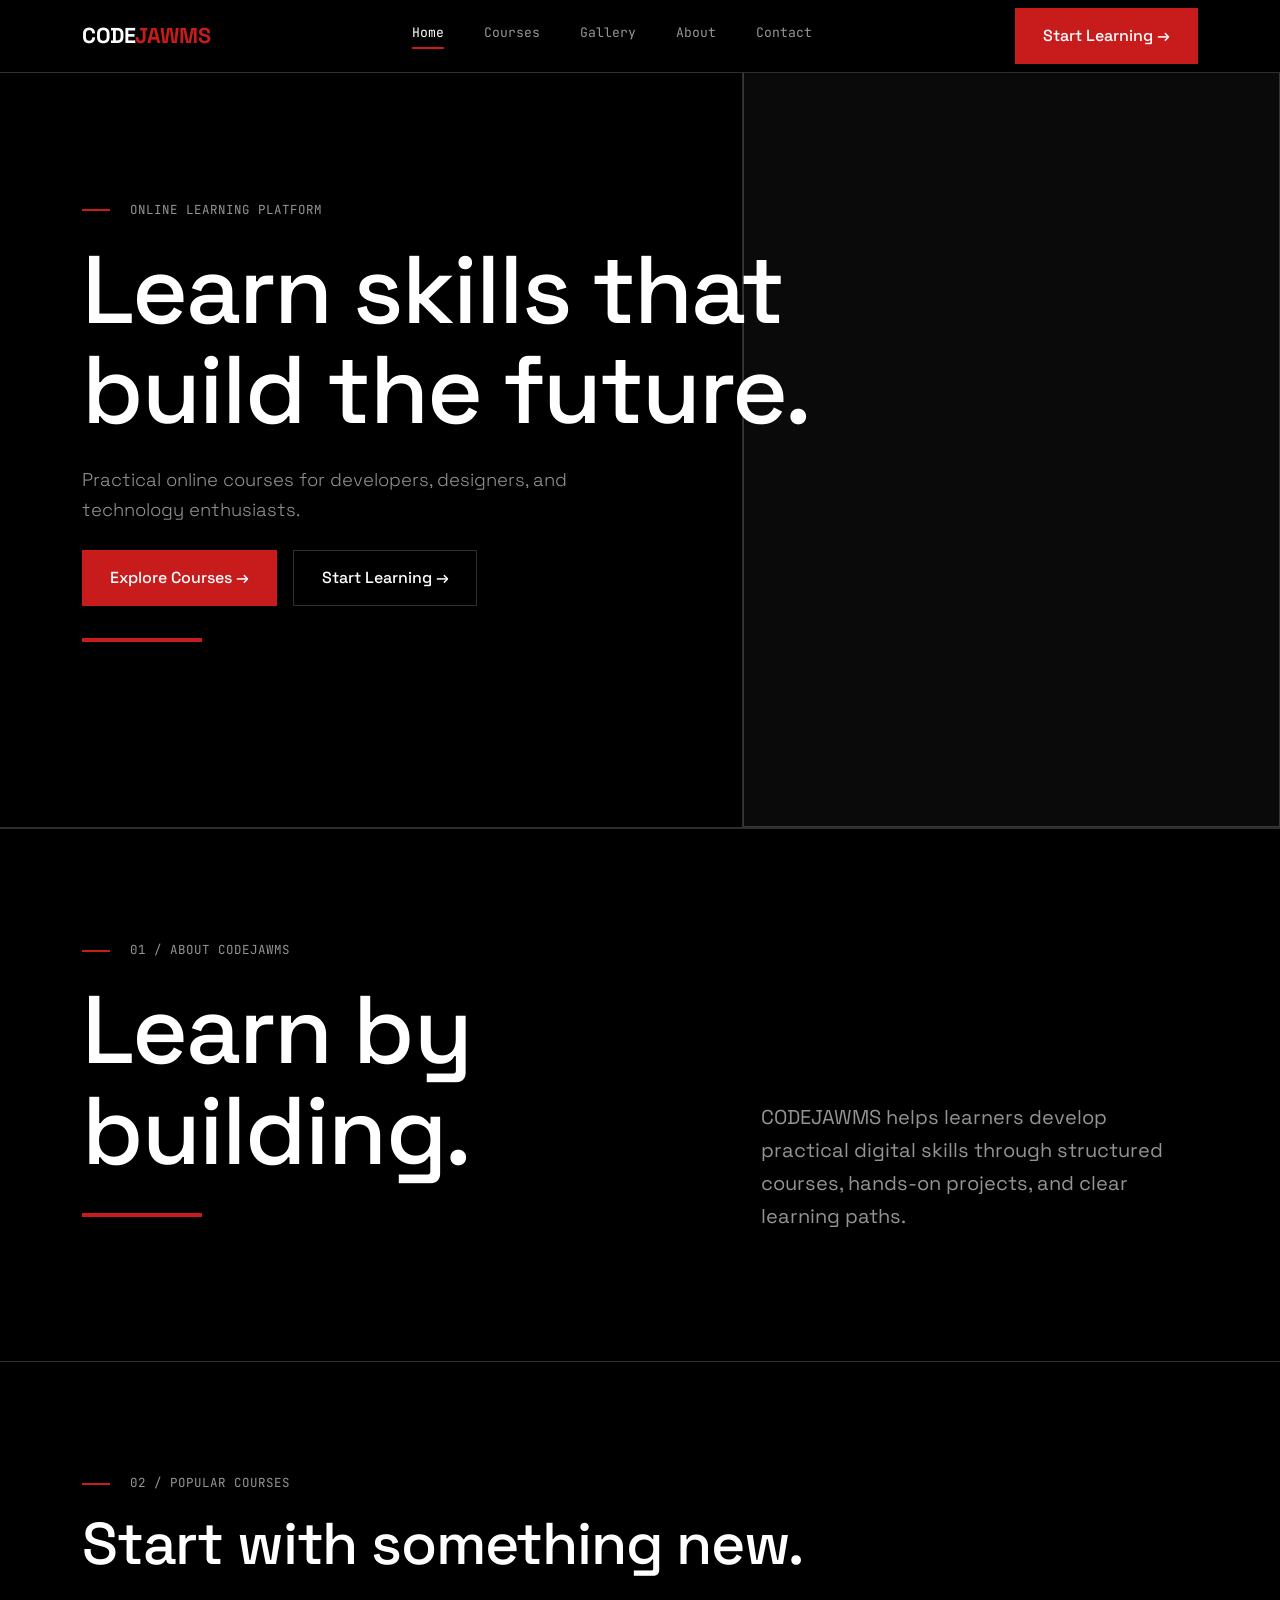
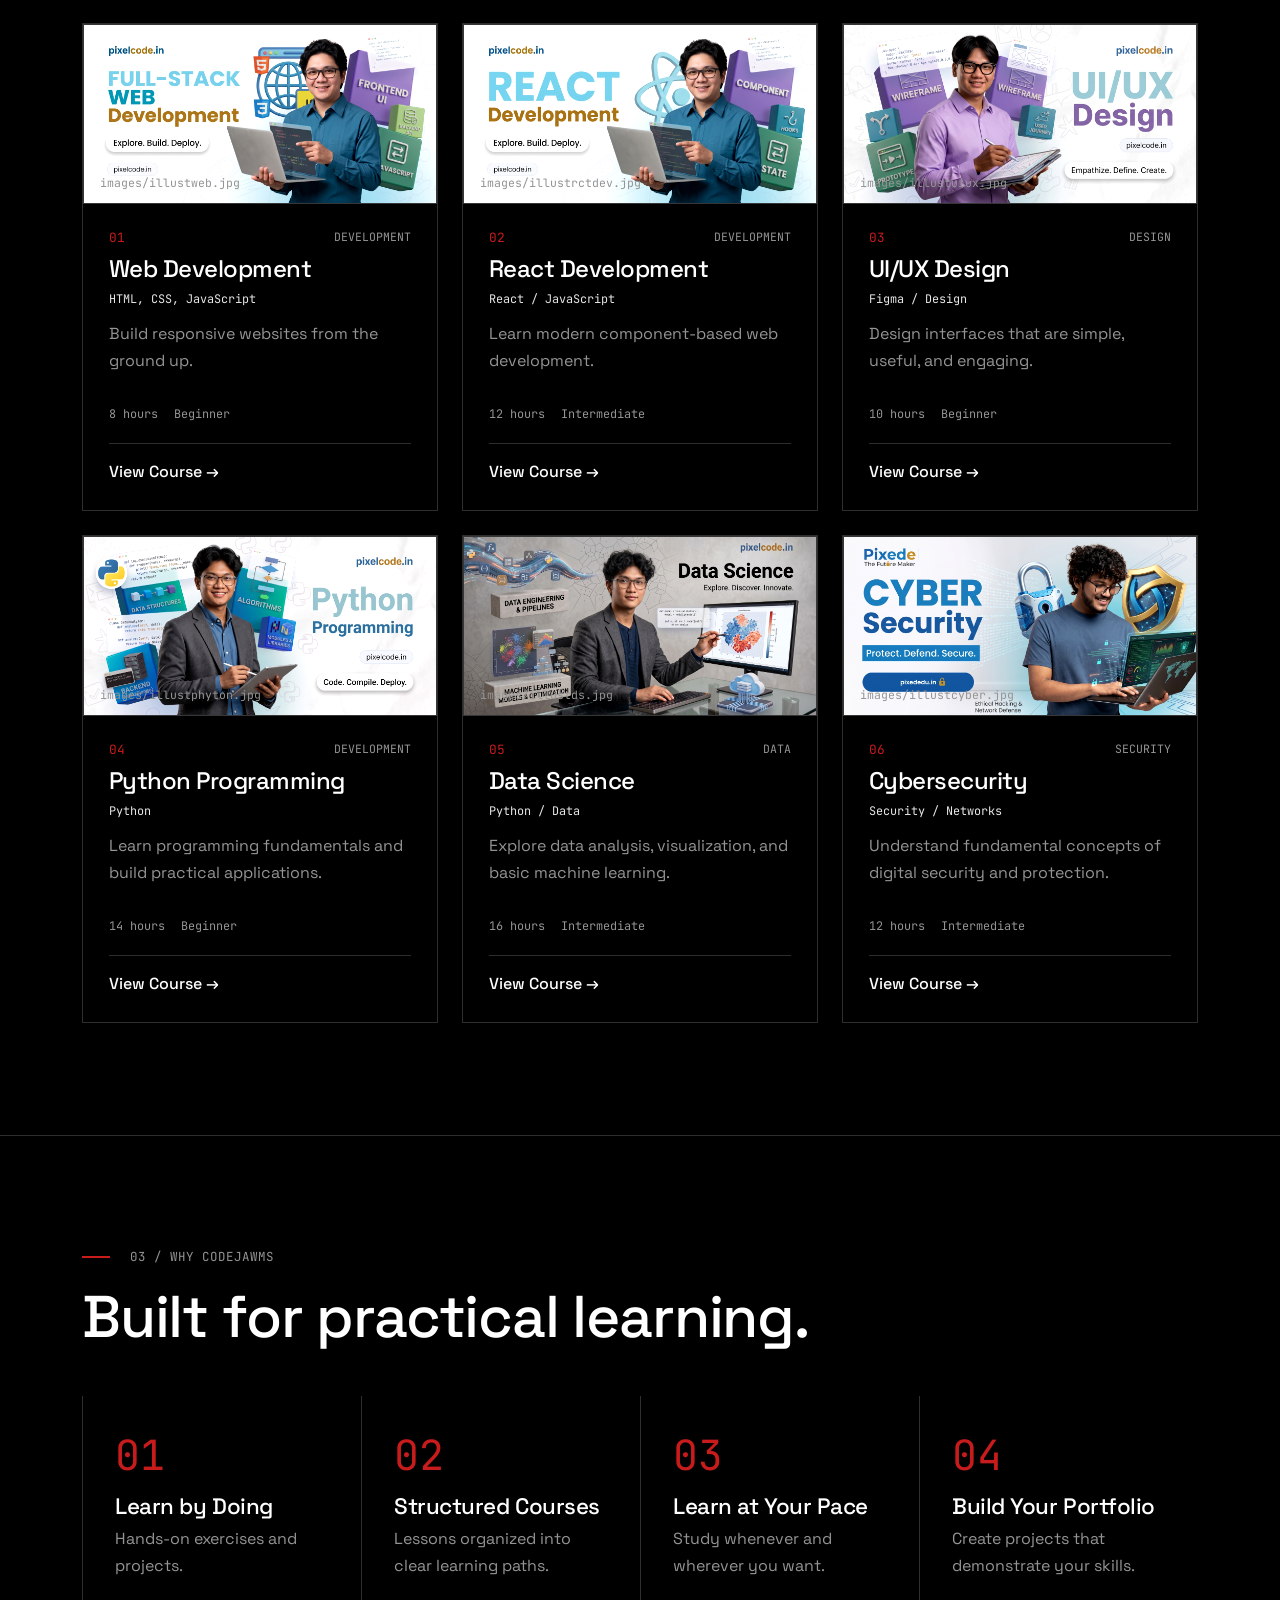
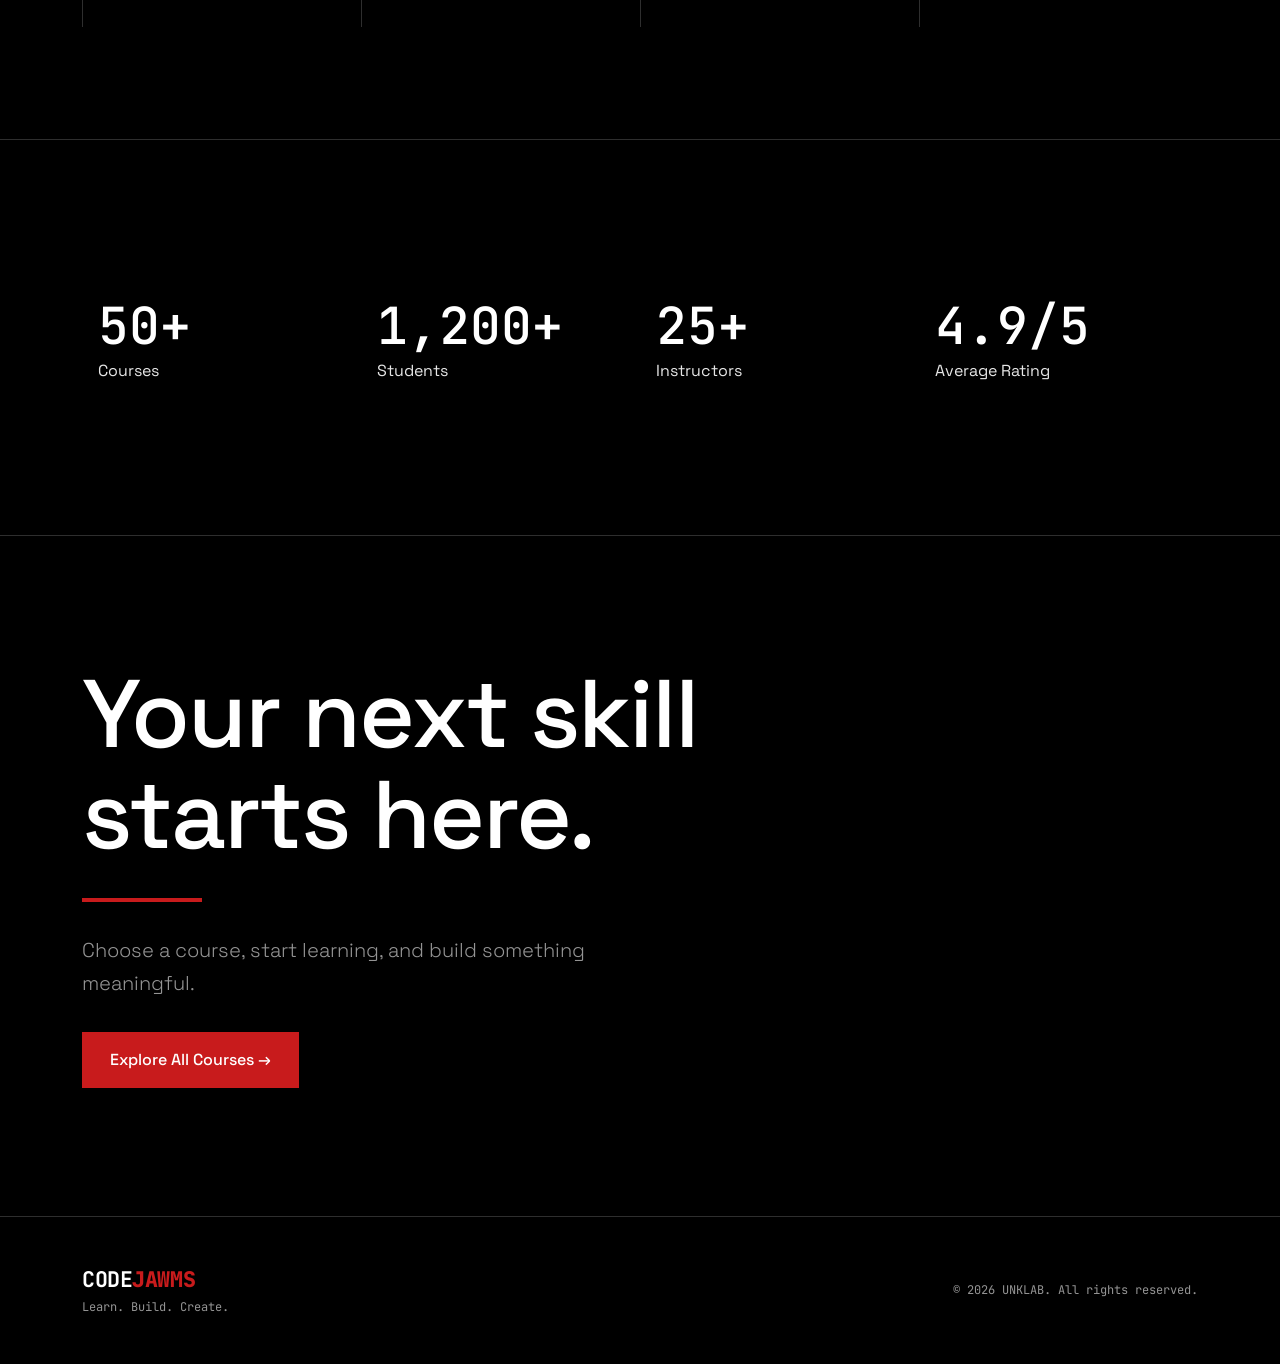
<file: index.html>
<!DOCTYPE html>
<html lang="en">
<head>
    <meta charset="utf-8">
    <meta name="viewport" content="width=device-width, initial-scale=1">

    <title>Home | CODEJAWMS</title>
    <meta
        name="description"
        content="CODEJAWMS: Learn. Build. Create."
    >

    <!-- Favicon -->
    <link rel="icon" type="image/png" href="images/favicon.jpg">

    <!-- Google Fonts -->
    <link rel="preconnect" href="https://fonts.googleapis.com">
    <link rel="preconnect" href="https://fonts.gstatic.com" crossorigin>

    <link
        href="https://fonts.googleapis.com/css2?family=JetBrains+Mono:wght@400;500&family=Space+Grotesk:wght@400;500;700&display=swap"
        rel="stylesheet"
    >

    <!-- Bootstrap -->
    <link
        href="https://cdn.jsdelivr.net/npm/bootstrap@5.3.3/dist/css/bootstrap.min.css"
        rel="stylesheet"
    >

    <!-- Custom CSS -->
    <link href="css/style.css" rel="stylesheet">
</head>

<body>

    <!-- ==================== NAVBAR ==================== -->
    <header class="nav">
        <div class="container in">

            <a class="logo a a1" href="index.html">
                CODE<b>JAWMS</b>
            </a>

            <nav class="nav-links a a2" aria-label="Main navigation">
                <a href="index.html" class="on">Home</a>
                <a href="courses.html">Courses</a>
                <a href="gallery.html">Gallery</a>
                <a href="about.html">About</a>
                <a href="contact.html">Contact</a>
            </nav>

            <a class="btn-c a a2" href="courses.html">
                Start Learning &rarr;
            </a>

            <button
                class="burger"
                id="burger"
                type="button"
                aria-label="Open menu"
                aria-expanded="false"
                aria-controls="menu"
            >
                &#9776;
            </button>

        </div>
    </header>


    <!-- ==================== MOBILE MENU ==================== -->
    <div
        class="menu"
        id="menu"
        role="dialog"
        aria-label="Mobile navigation menu"
    >
        <div class="top">

            <a class="logo" href="index.html">
                CODE<b>JAWMS</b>
            </a>

            <button
                class="burger"
                id="close"
                type="button"
                aria-label="Close menu"
            >
                &#10005;
            </button>

        </div>

        <a class="row" href="index.html">Home</a>
        <a class="row" href="courses.html">Courses</a>
        <a class="row" href="about.html">About</a>
        <a class="row" href="contact.html">Contact</a>

        <a
            class="btn-c mt-4 text-center"
            href="courses.html"
        >
            Start Learning
        </a>
    </div>


    <!-- ==================== MAIN CONTENT ==================== -->
    <main>

        <!-- ==================== HERO ==================== -->
        <section class="hero">

            <div class="vis">
                <figure class="ph tall">
                    <video autoplay muted loop playsinline>
                        <source src="images/hero.mp4" type="video/mp4">
                        Browser kamu tidak mendukung video.
                    </video>
                </figure>
            </div>

            <div class="container">
                <div style="max-width: 760px">

                    <span class="eyebrow a a2">
                        ONLINE LEARNING PLATFORM
                    </span>

                    <h1 class="d1 a a2">
                        Learn skills that build the future.
                    </h1>

                    <p class="lead a a3 mt-4">
                        Practical online courses for developers,
                        designers, and technology enthusiasts.
                    </p>

                    <div class="d-flex flex-wrap gap-3 mt-4 wipe">
                        <a class="btn-c" href="courses.html">
                            Explore Courses &rarr;
                        </a>

                        <a class="btn-o" href="contact.html">
                            Start Learning &rarr;
                        </a>
                    </div>

                    <div class="rule line"></div>

                </div>
            </div>

        </section>


        <!-- ==================== ABOUT ==================== -->
        <section class="sec">

            <div class="container">

                <div class="row g-5">

                    <div class="col-lg-6">
                        <span class="eyebrow">
                            01 / ABOUT CODEJAWMS
                        </span>

                        <h2 class="d1">
                            Learn by building.
                        </h2>

                        <div class="rule"></div>
                    </div>

                    <div class="col-lg-5 offset-lg-1 align-self-end">
                        <p class="fs-5">
                            CODEJAWMS helps learners develop practical
                            digital skills through structured courses,
                            hands-on projects, and clear learning paths.
                        </p>
                    </div>

                </div>

            </div>

        </section>


        <!-- ==================== POPULAR COURSES ==================== -->
        <section class="sec">

            <div class="container">

                <span class="eyebrow">
                    02 / POPULAR COURSES
                </span>

                <h2 class="d2">
                    Start with something new.
                </h2>

                <div class="row g-4 mt-4">

                    <!-- Course 01 -->
                    <div
                        class="col-md-6 col-lg-4"
                        data-cat="Development"
                    >
                        <article class="cc">

                            <figure class="ph">
                                <img
                                    src="images/illustweb.jpg"
                                    alt="Developer coding"
                                    onerror="this.remove()"
                                >
                                <span>images/illustweb.jpg</span>
                            </figure>

                            <div class="body">

                                <div class="d-flex justify-content-between">
                                    <span class="num">01</span>
                                    <span class="cat">Development</span>
                                </div>

                                <h3>Web Development</h3>

                                <div
                                    class="meta"
                                    style="margin: 0 0 .8rem; padding: 0; color: var(--tx2);"
                                >
                                    HTML, CSS, JavaScript
                                </div>

                                <p>
                                    Build responsive websites from the ground up.
                                </p>

                                <div class="meta">
                                    <span>8 hours</span>
                                    <span>Beginner</span>
                                </div>

                                <a
                                    class="go"
                                    href="course-detail.html"
                                >
                                    View Course &rarr;
                                </a>

                            </div>
                        </article>
                    </div>


                    <!-- Course 02 -->
                    <div
                        class="col-md-6 col-lg-4"
                        data-cat="Development"
                    >
                        <article class="cc">

                            <figure class="ph">
                                <img
                                    src="images/illustrctdev.jpg"
                                    alt="Programming workspace"
                                    onerror="this.remove()"
                                >
                                <span>images/illustrctdev.jpg</span>
                            </figure>

                            <div class="body">

                                <div class="d-flex justify-content-between">
                                    <span class="num">02</span>
                                    <span class="cat">Development</span>
                                </div>

                                <h3>React Development</h3>

                                <div
                                    class="meta"
                                    style="margin: 0 0 .8rem; padding: 0; color: var(--tx2);"
                                >
                                    React / JavaScript
                                </div>

                                <p>
                                    Learn modern component-based web development.
                                </p>

                                <div class="meta">
                                    <span>12 hours</span>
                                    <span>Intermediate</span>
                                </div>

                                <a
                                    class="go"
                                    href="course-detail.html"
                                >
                                    View Course &rarr;
                                </a>

                            </div>
                        </article>
                    </div>


                    <!-- Course 03 -->
                    <div
                        class="col-md-6 col-lg-4"
                        data-cat="Design"
                    >
                        <article class="cc">

                            <figure class="ph">
                                <img
                                    src="images/illustuiux.jpg"
                                    alt="UI/UX designer at work"
                                    onerror="this.remove()"
                                >
                                <span>images/illustuiux.jpg</span>
                            </figure>

                            <div class="body">

                                <div class="d-flex justify-content-between">
                                    <span class="num">03</span>
                                    <span class="cat">Design</span>
                                </div>

                                <h3>UI/UX Design</h3>

                                <div
                                    class="meta"
                                    style="margin: 0 0 .8rem; padding: 0; color: var(--tx2);"
                                >
                                    Figma / Design
                                </div>

                                <p>
                                    Design interfaces that are simple,
                                    useful, and engaging.
                                </p>

                                <div class="meta">
                                    <span>10 hours</span>
                                    <span>Beginner</span>
                                </div>

                                <a
                                    class="go"
                                    href="course-detail.html"
                                >
                                    View Course &rarr;
                                </a>

                            </div>
                        </article>
                    </div>


                    <!-- Course 04 -->
                    <div
                        class="col-md-6 col-lg-4"
                        data-cat="Development"
                    >
                        <article class="cc">

                            <figure class="ph">
                                <img
                                    src="images/illustphyton.jpg"
                                    alt="Online learning"
                                    onerror="this.remove()"
                                >
                                <span>images/illustphyton.jpg</span>
                            </figure>

                            <div class="body">

                                <div class="d-flex justify-content-between">
                                    <span class="num">04</span>
                                    <span class="cat">Development</span>
                                </div>

                                <h3>Python Programming</h3>

                                <div
                                    class="meta"
                                    style="margin: 0 0 .8rem; padding: 0; color: var(--tx2);"
                                >
                                    Python
                                </div>

                                <p>
                                    Learn programming fundamentals and
                                    build practical applications.
                                </p>

                                <div class="meta">
                                    <span>14 hours</span>
                                    <span>Beginner</span>
                                </div>

                                <a
                                    class="go"
                                    href="course-detail.html"
                                >
                                    View Course &rarr;
                                </a>

                            </div>
                        </article>
                    </div>


                    <!-- Course 05 -->
                    <div
                        class="col-md-6 col-lg-4"
                        data-cat="Data"
                    >
                        <article class="cc">

                            <figure class="ph">
                                <img
                                    src="images/illustds.jpg"
                                    alt="Data analysis"
                                    onerror="this.remove()"
                                >
                                <span>images/illustds.jpg</span>
                            </figure>

                            <div class="body">

                                <div class="d-flex justify-content-between">
                                    <span class="num">05</span>
                                    <span class="cat">Data</span>
                                </div>

                                <h3>Data Science</h3>

                                <div
                                    class="meta"
                                    style="margin: 0 0 .8rem; padding: 0; color: var(--tx2);"
                                >
                                    Python / Data
                                </div>

                                <p>
                                    Explore data analysis, visualization,
                                    and basic machine learning.
                                </p>

                                <div class="meta">
                                    <span>16 hours</span>
                                    <span>Intermediate</span>
                                </div>

                                <a
                                    class="go"
                                    href="course-detail.html"
                                >
                                    View Course &rarr;
                                </a>

                            </div>
                        </article>
                    </div>


                    <!-- Course 06 -->
                    <div
                        class="col-md-6 col-lg-4"
                        data-cat="Security"
                    >
                        <article class="cc">

                            <figure class="ph">
                                <img
                                    src="images/illustcyber.jpg"
                                    alt="Cybersecurity"
                                    onerror="this.remove()"
                                >
                                <span>images/illustcyber.jpg</span>
                            </figure>

                            <div class="body">

                                <div class="d-flex justify-content-between">
                                    <span class="num">06</span>
                                    <span class="cat">Security</span>
                                </div>

                                <h3>Cybersecurity</h3>

                                <div
                                    class="meta"
                                    style="margin: 0 0 .8rem; padding: 0; color: var(--tx2);"
                                >
                                    Security / Networks
                                </div>

                                <p>
                                    Understand fundamental concepts of
                                    digital security and protection.
                                </p>

                                <div class="meta">
                                    <span>12 hours</span>
                                    <span>Intermediate</span>
                                </div>

                                <a
                                    class="go"
                                    href="course-detail.html"
                                >
                                    View Course &rarr;
                                </a>

                            </div>
                        </article>
                    </div>

                </div>

            </div>

        </section>


        <!-- ==================== WHY CODEJAWMS ==================== -->
        <section class="sec">

            <div class="container">

                <span class="eyebrow">
                    03 / WHY CODEJAWMS
                </span>

                <h2 class="d2">
                    Built for practical learning.
                </h2>

                <div class="row g-0 mt-5">

                    <div class="col-md-6 col-lg-3">
                        <div class="feat">
                            <div class="n">01</div>
                            <h3>Learn by Doing</h3>
                            <p>Hands-on exercises and projects.</p>
                        </div>
                    </div>

                    <div class="col-md-6 col-lg-3">
                        <div class="feat">
                            <div class="n">02</div>
                            <h3>Structured Courses</h3>
                            <p>
                                Lessons organized into clear learning paths.
                            </p>
                        </div>
                    </div>

                    <div class="col-md-6 col-lg-3">
                        <div class="feat">
                            <div class="n">03</div>
                            <h3>Learn at Your Pace</h3>
                            <p>
                                Study whenever and wherever you want.
                            </p>
                        </div>
                    </div>

                    <div class="col-md-6 col-lg-3">
                        <div class="feat">
                            <div class="n">04</div>
                            <h3>Build Your Portfolio</h3>
                            <p>
                                Create projects that demonstrate your skills.
                            </p>
                        </div>
                    </div>

                </div>

            </div>

        </section>


        <!-- ==================== STATISTICS ==================== -->
        <section class="sec stats">

            <div class="container">

                <div class="row g-0">

                    <div class="col-md-3">
                        <div class="s">
                            <div class="v">50+</div>
                            <div>Courses</div>
                        </div>
                    </div>

                    <div class="col-md-3">
                        <div class="s">
                            <div class="v">1,200+</div>
                            <div>Students</div>
                        </div>
                    </div>

                    <div class="col-md-3">
                        <div class="s">
                            <div class="v">25+</div>
                            <div>Instructors</div>
                        </div>
                    </div>

                    <div class="col-md-3">
                        <div class="s">
                            <div class="v">4.9/5</div>
                            <div>Average Rating</div>
                        </div>
                    </div>

                </div>

            </div>

        </section>


        <!-- ==================== CTA ==================== -->
        <section class="cta">

            <div class="container">

                <h2 class="d1" style="max-width: 900px;">
                    Your next skill starts here.
                </h2>

                <div class="rule"></div>

                <p
                    class="lead"
                    style="max-width: 520px;"
                >
                    Choose a course, start learning,
                    and build something meaningful.
                </p>

                <a
                    class="btn-c mt-3"
                    href="courses.html"
                >
                    Explore All Courses &rarr;
                </a>

            </div>

        </section>

    </main>


    <!-- ==================== FOOTER ==================== -->
    <footer>

        <div
            class="container d-flex flex-wrap justify-content-between gap-4 align-items-center"
        >

            <div>

                <a class="logo" href="index.html">
                    CODE<b>JAWMS</b>
                </a>

                <div class="meta mt-1">
                    Learn. Build. Create.
                </div>

            </div>

            <div class="meta">
                &copy; 2026 UNKLAB. All rights reserved.
            </div>

        </div>

    </footer>


    <!-- ==================== SCRIPTS ==================== -->
    <script
        src="https://cdn.jsdelivr.net/npm/bootstrap@5.3.3/dist/js/bootstrap.bundle.min.js"
    ></script>

    <script src="js/main.js"></script>

</body>
</html>
</file>
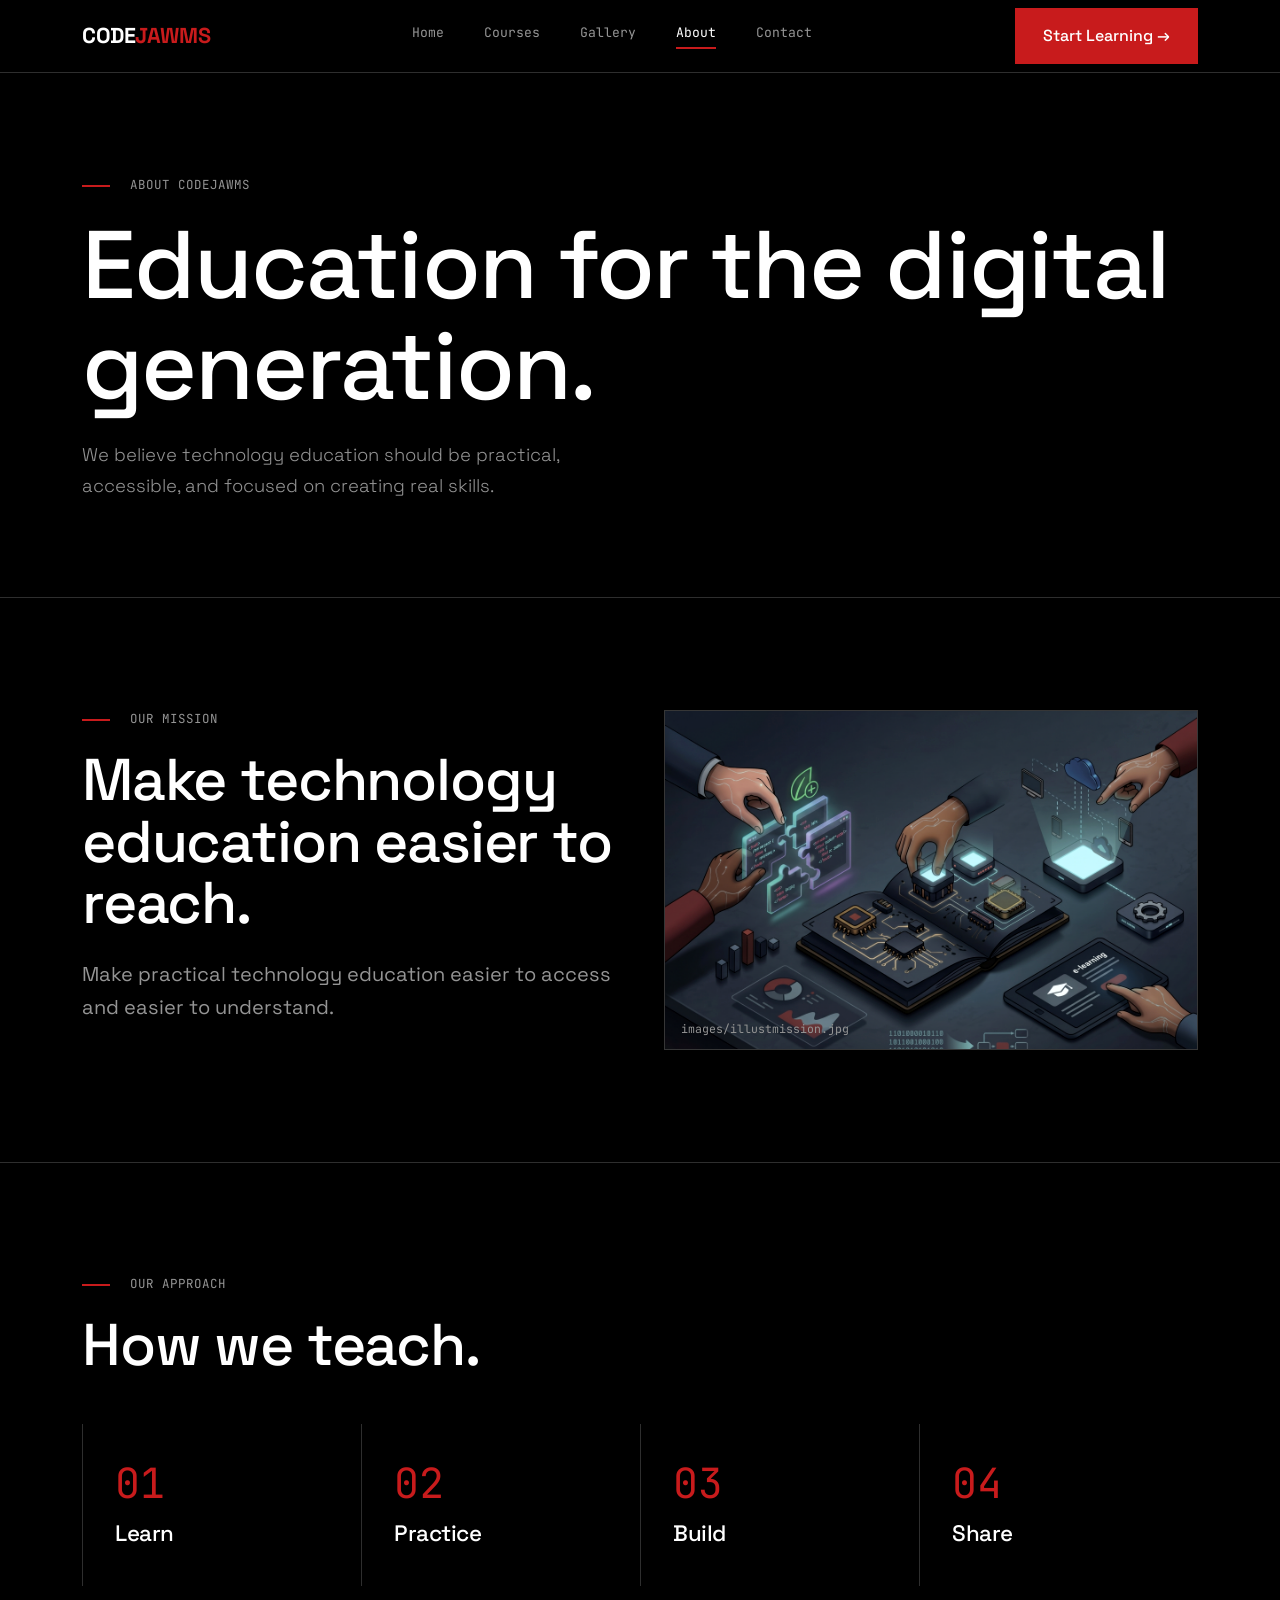
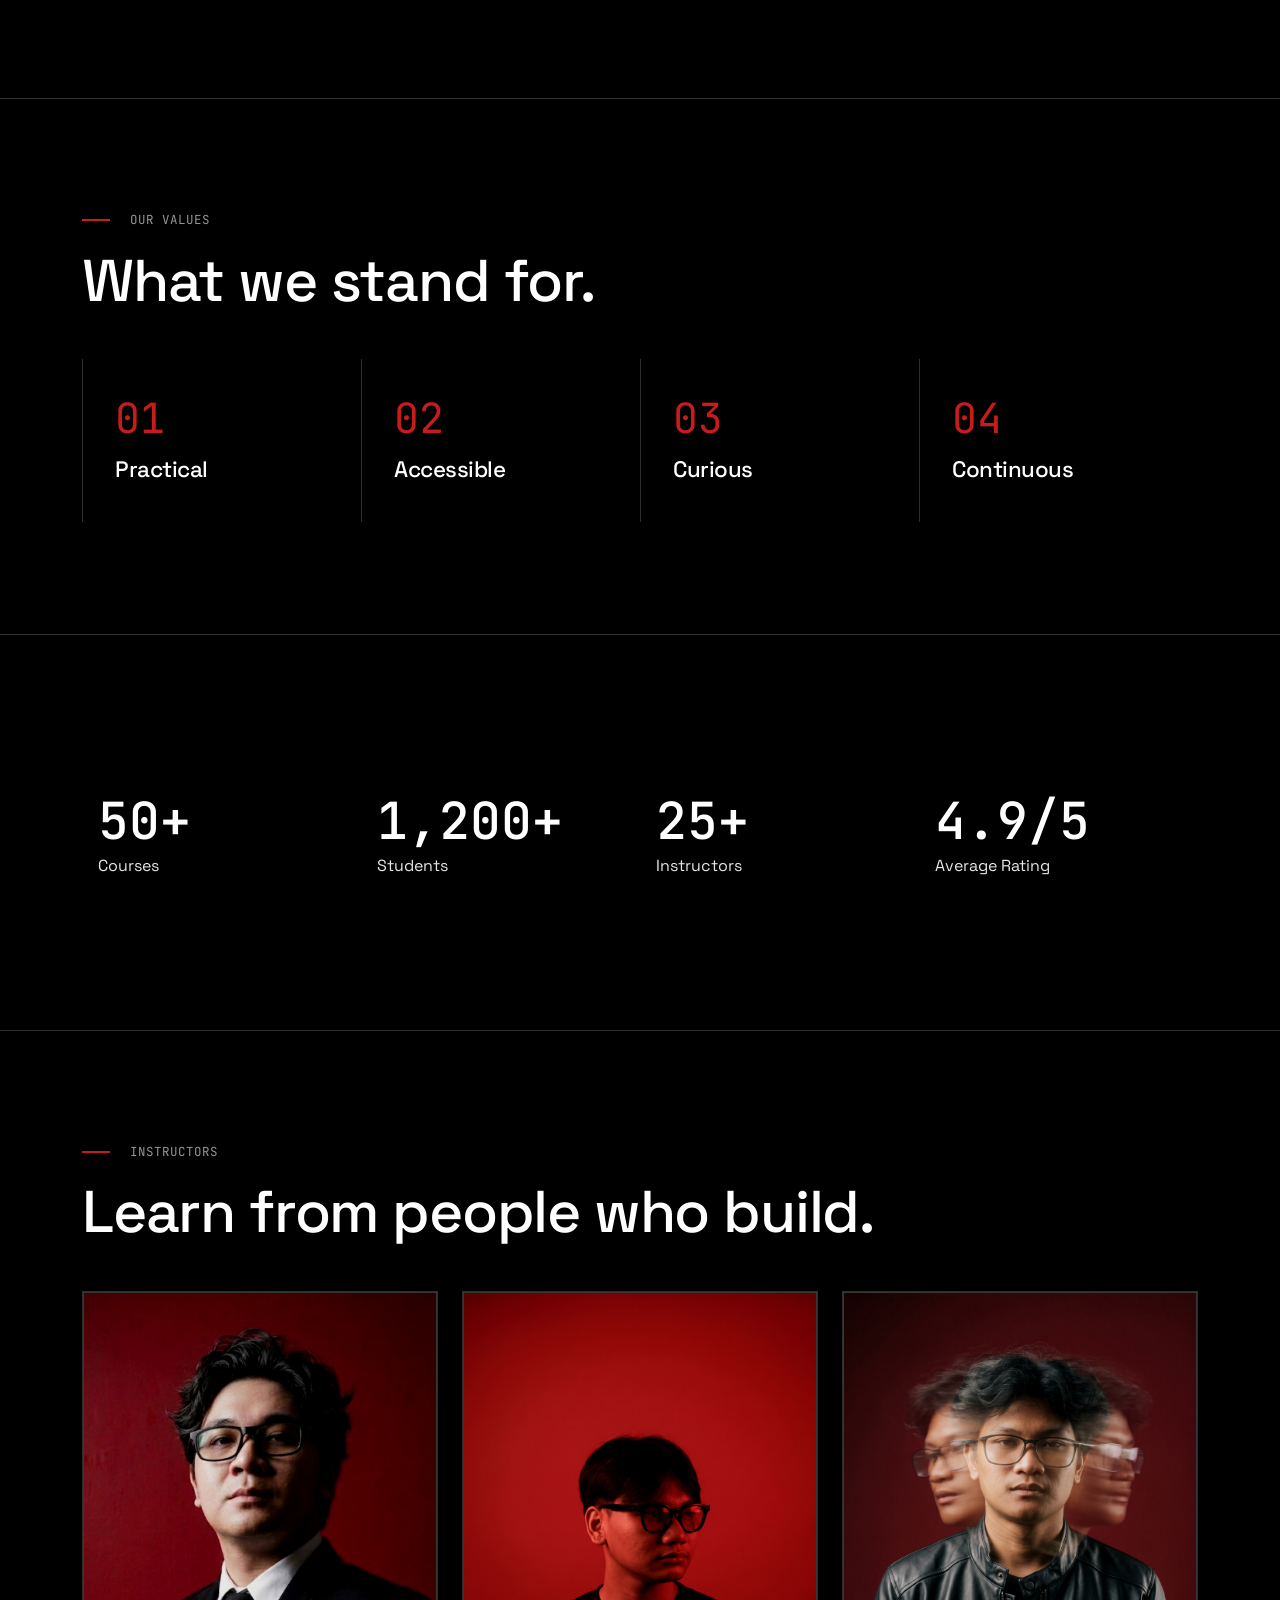
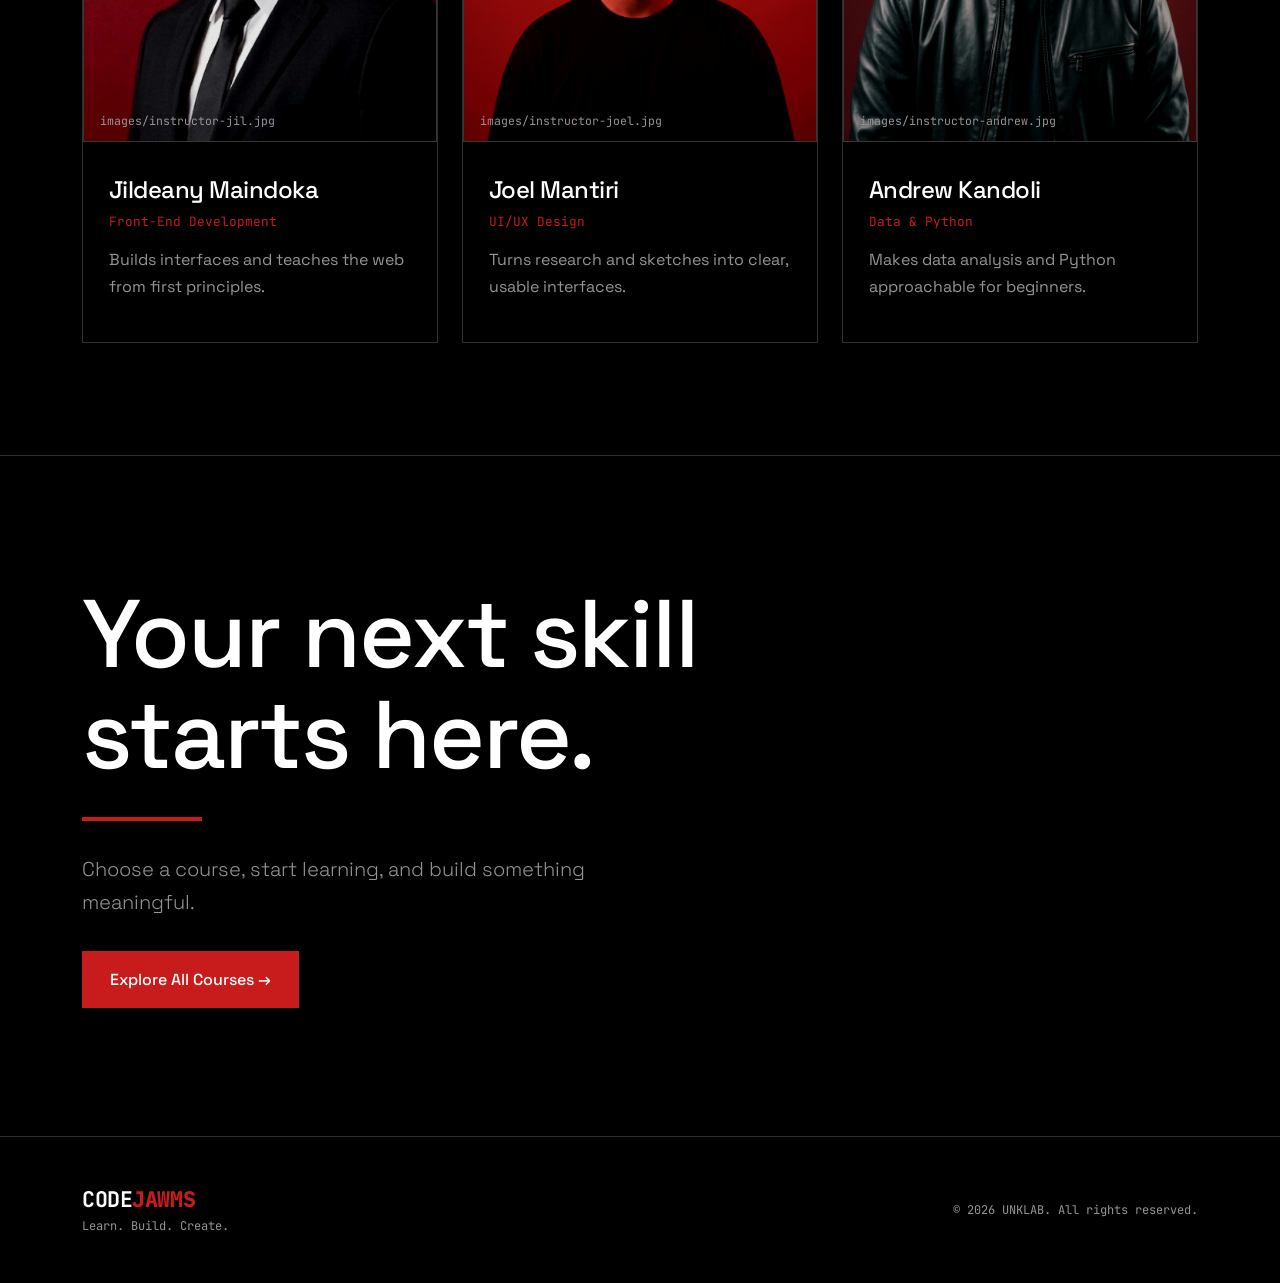
<file: about.html>
<!DOCTYPE html>
<html lang="en">
<head>
    <meta charset="utf-8">
    <meta name="viewport" content="width=device-width, initial-scale=1">

    <title>About | CODEJAWMS</title>
    <meta
        name="description"
        content="CODEJAWMS: Learn. Build. Create."
    >

    <!-- Favicon -->
    <link rel="icon" type="image/png" href="images/favicon.jpg">

    <!-- Google Fonts -->
    <link rel="preconnect" href="https://fonts.googleapis.com">
    <link
        rel="preconnect"
        href="https://fonts.gstatic.com"
        crossorigin
    >

    <link
        href="https://fonts.googleapis.com/css2?family=JetBrains+Mono:wght@400;500&family=Space+Grotesk:wght@400;500;700&display=swap"
        rel="stylesheet"
    >

    <!-- Bootstrap -->
    <link
        href="https://cdn.jsdelivr.net/npm/bootstrap@5.3.3/dist/css/bootstrap.min.css"
        rel="stylesheet"
    >

    <!-- Custom CSS -->
    <link href="css/style.css" rel="stylesheet">
</head>

<body>

    <!-- =========================
         NAVIGATION
    ========================== -->

    <header class="nav">
        <div class="container in">

            <a class="logo a a1" href="index.html">
                CODE<b>JAWMS</b>
            </a>

            <nav class="nav-links a a2" aria-label="Main">
                <a href="index.html">Home</a>
                <a href="courses.html">Courses</a>
                <a href="gallery.html">Gallery</a>
                <a href="about.html" class="on">About</a>
                <a href="contact.html">Contact</a>
            </nav>

            <a class="btn-c a a2" href="courses.html">
                Start Learning &rarr;
            </a>

            <button
                class="burger"
                id="burger"
                aria-label="Open menu"
                aria-expanded="false"
                aria-controls="menu"
            >
                &#9776;
            </button>

        </div>
    </header>


    <!-- =========================
         MOBILE MENU
    ========================== -->

    <div
        class="menu"
        id="menu"
        role="dialog"
        aria-label="Menu"
    >

        <div class="top">
            <a class="logo" href="index.html">
                CODE<b>JAWMS</b>
            </a>

            <button
                class="burger"
                id="close"
                style="display: block"
                aria-label="Close menu"
            >
                &#10005;
            </button>
        </div>

        <a class="row" href="index.html">
            Home
        </a>

        <a class="row" href="courses.html">
            Courses
        </a>

        <a class="row" href="about.html">
            About
        </a>

        <a class="row" href="contact.html">
            Contact
        </a>

        <a
            class="btn-c mt-4 text-center"
            href="courses.html"
        >
            Start Learning
        </a>

    </div>


    <!-- =========================
         MAIN CONTENT
    ========================== -->

    <main>

        <!-- PAGE HERO -->
        <section class="page-hero">
            <div class="container">

                <span class="eyebrow">
                    ABOUT CODEJAWMS
                </span>

                <h1 class="d1 a a1">
                    Education for the digital generation.
                </h1>

                <p class="lead mt-4">
                    We believe technology education should be practical,
                    accessible, and focused on creating real skills.
                </p>

            </div>
        </section>


        <!-- OUR MISSION -->
        <section class="sec">
            <div class="container">

                <div class="row g-5">

                    <div class="col-lg-6">

                        <span class="eyebrow">
                            OUR MISSION
                        </span>

                        <h2 class="d2">
                            Make technology education easier to reach.
                        </h2>

                        <p class="fs-5 mt-4">
                            Make practical technology education easier
                            to access and easier to understand.
                        </p>

                    </div>

                    <div class="col-lg-6">

                        <figure class="ph tall">

                            <img
                                src="images/illustmission.jpg"
                                alt="Student learning online"
                                onerror="this.remove()"
                            >

                            <span>
                                images/illustmission.jpg
                            </span>

                        </figure>

                    </div>

                </div>

            </div>
        </section>


        <!-- OUR APPROACH -->
        <section class="sec">
            <div class="container">

                <span class="eyebrow">
                    OUR APPROACH
                </span>

                <h2 class="d2">
                    How we teach.
                </h2>

                <div class="row g-0 mt-5">

                    <div class="col-6 col-lg-3">
                        <div class="feat">
                            <div class="n">01</div>
                            <h3>Learn</h3>
                        </div>
                    </div>

                    <div class="col-6 col-lg-3">
                        <div class="feat">
                            <div class="n">02</div>
                            <h3>Practice</h3>
                        </div>
                    </div>

                    <div class="col-6 col-lg-3">
                        <div class="feat">
                            <div class="n">03</div>
                            <h3>Build</h3>
                        </div>
                    </div>

                    <div class="col-6 col-lg-3">
                        <div class="feat">
                            <div class="n">04</div>
                            <h3>Share</h3>
                        </div>
                    </div>

                </div>

            </div>
        </section>


        <!-- OUR VALUES -->
        <section class="sec">
            <div class="container">

                <span class="eyebrow">
                    OUR VALUES
                </span>

                <h2 class="d2">
                    What we stand for.
                </h2>

                <div class="row g-0 mt-5">

                    <div class="col-6 col-lg-3">
                        <div class="feat">
                            <div class="n">01</div>
                            <h3>Practical</h3>
                        </div>
                    </div>

                    <div class="col-6 col-lg-3">
                        <div class="feat">
                            <div class="n">02</div>
                            <h3>Accessible</h3>
                        </div>
                    </div>

                    <div class="col-6 col-lg-3">
                        <div class="feat">
                            <div class="n">03</div>
                            <h3>Curious</h3>
                        </div>
                    </div>

                    <div class="col-6 col-lg-3">
                        <div class="feat">
                            <div class="n">04</div>
                            <h3>Continuous</h3>
                        </div>
                    </div>

                </div>

            </div>
        </section>


        <!-- STATISTICS -->
        <section class="sec stats">
            <div class="container">

                <div class="row g-0">

                    <div class="col-md-3">
                        <div class="s">
                            <div class="v">50+</div>
                            <div>Courses</div>
                        </div>
                    </div>

                    <div class="col-md-3">
                        <div class="s">
                            <div class="v">1,200+</div>
                            <div>Students</div>
                        </div>
                    </div>

                    <div class="col-md-3">
                        <div class="s">
                            <div class="v">25+</div>
                            <div>Instructors</div>
                        </div>
                    </div>

                    <div class="col-md-3">
                        <div class="s">
                            <div class="v">4.9/5</div>
                            <div>Average Rating</div>
                        </div>
                    </div>

                </div>

            </div>
        </section>


        <!-- INSTRUCTORS -->
        <section class="sec instructors">
            <div class="container">

                <span class="eyebrow">
                    INSTRUCTORS
                </span>

                <h2 class="d2">
                    Learn from people who build.
                </h2>

                <div class="row g-4 mt-4">

                    <!-- Instructor 1 -->
                    <div class="col-md-4">

                        <article class="cc">

                            <figure class="ph">

                                <img
                                    src="images/instructor-jil.jpg"
                                    alt="Photo of Jildeany Maindoka"
                                    onerror="this.remove()"
                                >

                                <span>
                                    images/instructor-jil.jpg
                                </span>

                            </figure>

                            <div class="body">

                                <h3>
                                    Jildeany Maindoka
                                </h3>

                                <div
                                    class="mono"
                                    style="color: var(--ac); font-size: .8rem"
                                >
                                    Front-End Development
                                </div>

                                <p class="mt-3">
                                    Builds interfaces and teaches the web
                                    from first principles.
                                </p>

                            </div>

                        </article>

                    </div>


                    <!-- Instructor 2 -->
                    <div class="col-md-4">

                        <article class="cc">

                            <figure class="ph">

                                <img
                                    src="images/instructor-joel.jpg"
                                    alt="Photo of Joel Mantiri"
                                    onerror="this.remove()"
                                >

                                <span>
                                    images/instructor-joel.jpg
                                </span>

                            </figure>

                            <div class="body">

                                <h3>
                                    Joel Mantiri
                                </h3>

                                <div
                                    class="mono"
                                    style="color: var(--ac); font-size: .8rem"
                                >
                                    UI/UX Design
                                </div>

                                <p class="mt-3">
                                    Turns research and sketches into clear,
                                    usable interfaces.
                                </p>

                            </div>

                        </article>

                    </div>


                    <!-- Instructor 3 -->
                    <div class="col-md-4">

                        <article class="cc">

                            <figure class="ph">

                                <img
                                    src="images/instructor-andrew.jpg"
                                    alt="Photo of Andrew Kandoli"
                                    onerror="this.remove()"
                                >

                                <span>
                                    images/instructor-andrew.jpg
                                </span>

                            </figure>

                            <div class="body">

                                <h3>
                                    Andrew Kandoli
                                </h3>

                                <div
                                    class="mono"
                                    style="color: var(--ac); font-size: .8rem"
                                >
                                    Data &amp; Python
                                </div>

                                <p class="mt-3">
                                    Makes data analysis and Python approachable
                                    for beginners.
                                </p>

                            </div>

                        </article>

                    </div>

                </div>

            </div>
        </section>


        <!-- CTA -->
        <section class="cta">
            <div class="container">

                <h2
                    class="d1"
                    style="max-width: 900px"
                >
                    Your next skill starts here.
                </h2>

                <div class="rule"></div>

                <p
                    class="lead"
                    style="max-width: 520px"
                >
                    Choose a course, start learning, and build something
                    meaningful.
                </p>

                <a
                    class="btn-c mt-3"
                    href="courses.html"
                >
                    Explore All Courses &rarr;
                </a>

            </div>
        </section>

    </main>


    <!-- =========================
         FOOTER
    ========================== -->

    <footer>

        <div
            class="container d-flex flex-wrap justify-content-between gap-4 align-items-center"
        >

            <div>

                <a class="logo" href="index.html">
                    CODE<b>JAWMS</b>
                </a>

                <div class="meta mt-1">
                    Learn. Build. Create.
                </div>

            </div>

            <div class="meta">
                &copy; 2026 UNKLAB. All rights reserved.
            </div>

        </div>

    </footer>


    <!-- =========================
         SCRIPTS
    ========================== -->

    <script src="https://cdn.jsdelivr.net/npm/bootstrap@5.3.3/dist/js/bootstrap.bundle.min.js"></script>
    <script src="js/main.js"></script>

</body>
</html>
</file>
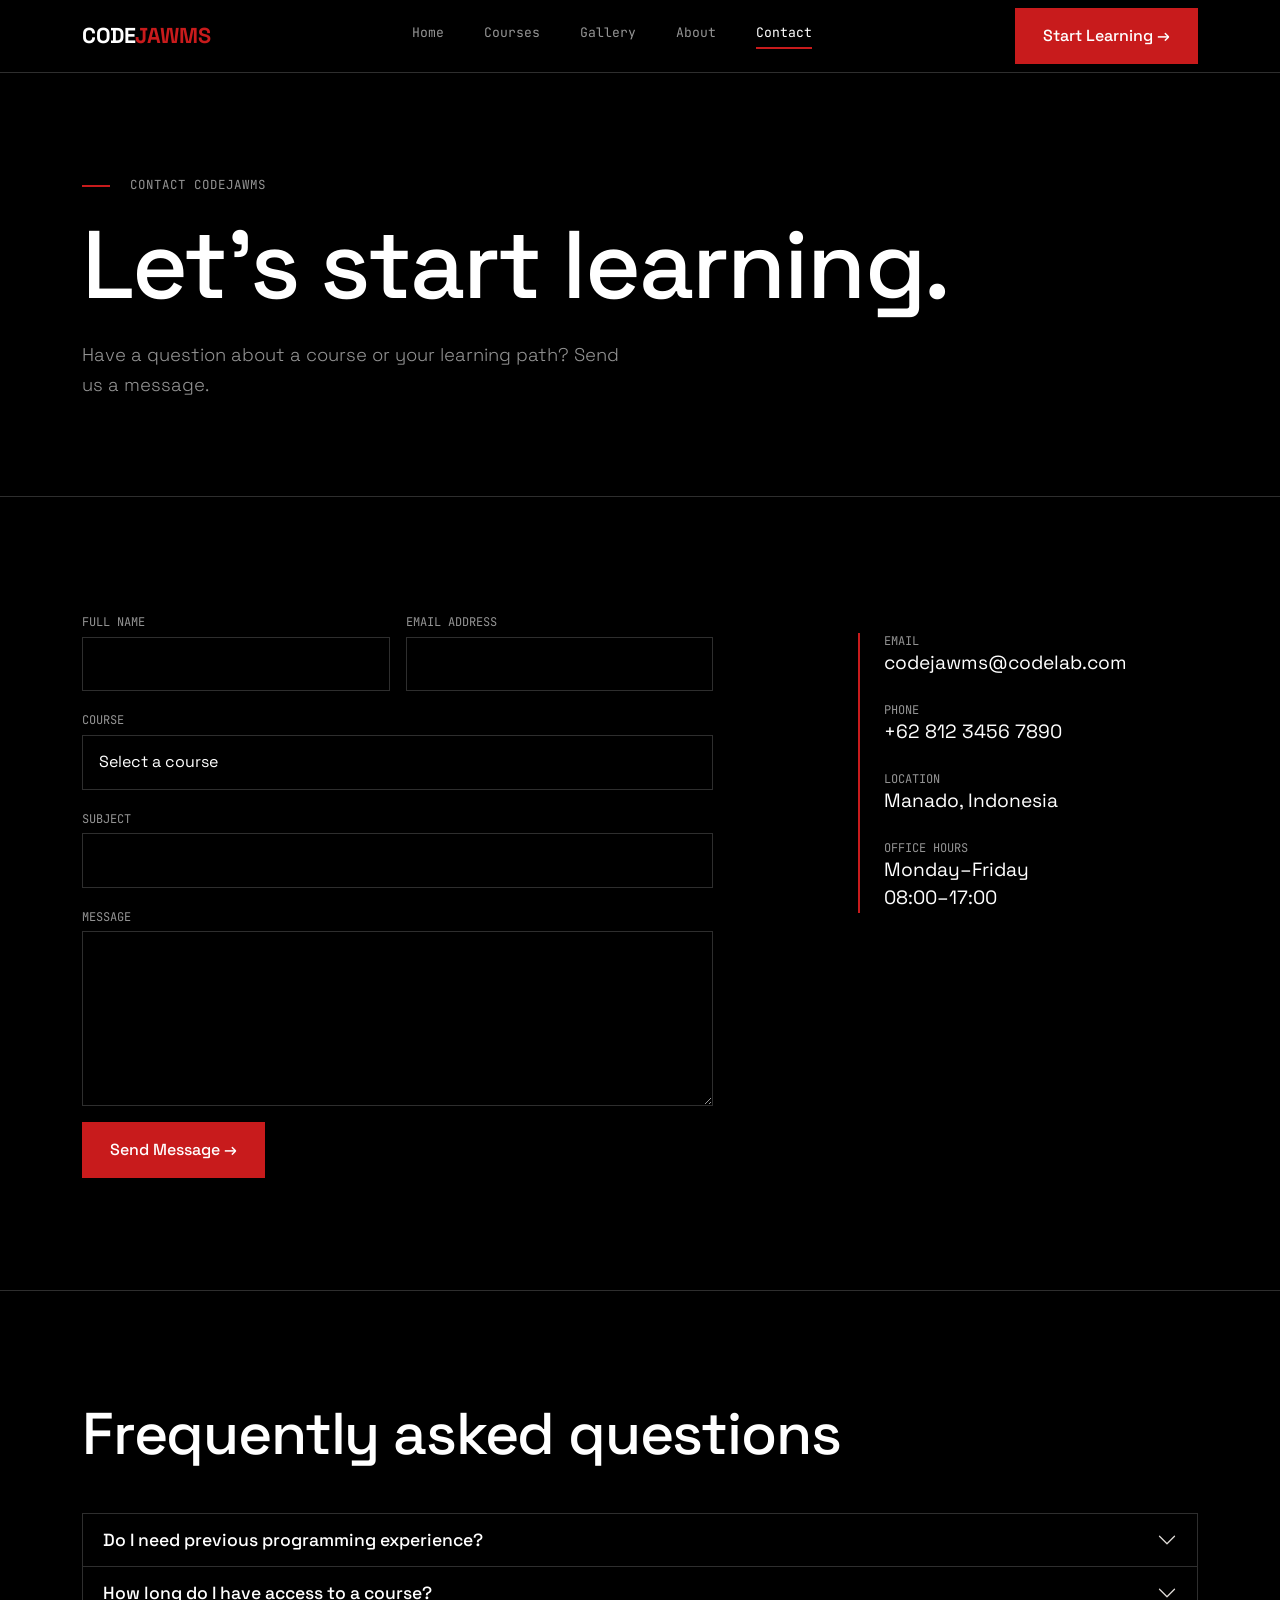
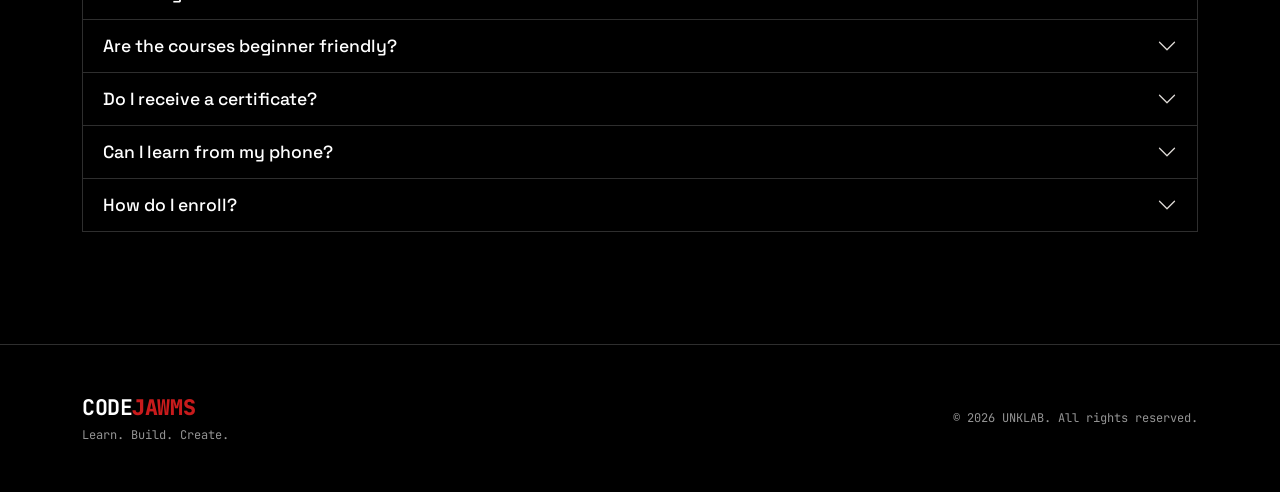
<file: contact.html>
<!DOCTYPE html>
<html lang="en">

<head>
    <meta charset="utf-8">
    <meta name="viewport" content="width=device-width, initial-scale=1">

    <title>Contact | CODEJAWMS</title>

    <meta
        name="description"
        content="CODEJAWMS: Learn. Build. Create."
    >

    <!-- Favicon -->
    <link rel="icon" type="image/png" href="images/favicon.jpg">

    <!-- Google Fonts -->
    <link rel="preconnect" href="https://fonts.googleapis.com">
    <link
        rel="preconnect"
        href="https://fonts.gstatic.com"
        crossorigin
    >

    <link
        href="https://fonts.googleapis.com/css2?family=JetBrains+Mono:wght@400;500&family=Space+Grotesk:wght@400;500;700&display=swap"
        rel="stylesheet"
    >

    <!-- Bootstrap -->
    <link
        href="https://cdn.jsdelivr.net/npm/bootstrap@5.3.3/dist/css/bootstrap.min.css"
        rel="stylesheet"
    >

    <!-- Custom CSS -->
    <link href="css/style.css" rel="stylesheet">
</head>

<body>

    <!-- Navigation -->
    <header class="nav">
        <div class="container in">

            <a class="logo a a1" href="index.html">
                CODE<b>JAWMS</b>
            </a>

            <nav class="nav-links a a2" aria-label="Main">
                <a href="index.html">Home</a>
                <a href="courses.html">Courses</a>
                <a href="gallery.html">Gallery</a>
                <a href="about.html">About</a>
                <a href="contact.html" class="on">Contact</a>
            </nav>

            <a class="btn-c a a2" href="courses.html">
                Start Learning &rarr;
            </a>

            <button
                class="burger"
                id="burger"
                aria-label="Open menu"
                aria-expanded="false"
                aria-controls="menu"
            >
                &#9776;
            </button>

        </div>
    </header>

    <!-- Mobile Menu -->
    <div
        class="menu"
        id="menu"
        role="dialog"
        aria-label="Menu"
    >
        <div class="top">

            <a class="logo" href="index.html">
                CODE<b>JAWMS</b>
            </a>

            <button
                class="burger"
                id="close"
                style="display: block"
                aria-label="Close menu"
            >
                &#10005;
            </button>

        </div>

        <a class="row" href="index.html">Home</a>
        <a class="row" href="courses.html">Courses</a>
        <a class="row" href="about.html">About</a>
        <a class="row" href="contact.html">Contact</a>

        <a
            class="btn-c mt-4 text-center"
            href="courses.html"
        >
            Start Learning
        </a>
    </div>

    <!-- Main Content -->
    <main>

        <!-- Hero Section -->
        <section class="page-hero">
            <div class="container">

                <span class="eyebrow">
                    CONTACT CODEJAWMS
                </span>

                <h1 class="d1 a a1">
                    Let's start learning.
                </h1>

                <p class="lead mt-4">
                    Have a question about a course or your learning path?
                    Send us a message.
                </p>

            </div>
        </section>

        <!-- Contact Section -->
        <section class="sec">
            <div class="container">

                <div class="row g-5">

                    <!-- Contact Form -->
                    <div class="col-lg-7">

                        <form id="contactForm" novalidate>

                            <div class="row g-3">

                                <div class="col-md-6">
                                    <label for="n">Full Name</label>

                                    <input
                                        id="n"
                                        class="form-control"
                                        required
                                    >
                                </div>

                                <div class="col-md-6">
                                    <label for="e">
                                        Email Address
                                    </label>

                                    <input
                                        id="e"
                                        type="email"
                                        class="form-control"
                                        required
                                    >
                                </div>

                                <div class="col-12">
                                    <label for="c">Course</label>

                                    <select
                                        id="c"
                                        class="form-select"
                                        required
                                    >
                                        <option value="">
                                            Select a course
                                        </option>

                                        <option>
                                            Web Development
                                        </option>

                                        <option>
                                            React Development
                                        </option>

                                        <option>
                                            UI/UX Design
                                        </option>

                                        <option>
                                            Python Programming
                                        </option>

                                        <option>
                                            Data Science
                                        </option>

                                        <option>
                                            Cybersecurity
                                        </option>
                                    </select>
                                </div>

                                <div class="col-12">
                                    <label for="s">Subject</label>

                                    <input
                                        id="s"
                                        class="form-control"
                                        required
                                    >
                                </div>

                                <div class="col-12">
                                    <label for="m">Message</label>

                                    <textarea
                                        id="m"
                                        rows="6"
                                        class="form-control"
                                        required
                                    ></textarea>
                                </div>

                                <div class="col-12">

                                    <button
                                        class="btn-c"
                                        type="submit"
                                    >
                                        Send Message &rarr;
                                    </button>

                                    <p
                                        id="sent"
                                        class="mt-3 mb-0"
                                        style="color: #fff"
                                        hidden
                                        role="status"
                                    >
                                        Message sent. We will reply within
                                        one working day.
                                    </p>

                                </div>

                            </div>

                        </form>

                    </div>

                    <!-- Contact Information -->
                    <div class="col-lg-4 offset-lg-1">

                        <dl class="info">

                            <dt>Email</dt>
                            <dd>codejawms@codelab.com</dd>

                            <dt>Phone</dt>
                            <dd>+62 812 3456 7890</dd>

                            <dt>Location</dt>
                            <dd>Manado, Indonesia</dd>

                            <dt>Office Hours</dt>
                            <dd>
                                Monday&ndash;Friday<br>
                                08:00&ndash;17:00
                            </dd>

                        </dl>

                    </div>

                </div>

            </div>
        </section>

        <!-- FAQ Section -->
        <section class="sec">
            <div class="container">

                <h2 class="d2 mb-5">
                    Frequently asked questions
                </h2>

                <div class="accordion" id="faq">

                    <!-- FAQ 1 -->
                    <div class="accordion-item">

                        <h3 class="accordion-header">
                            <button
                                class="accordion-button collapsed"
                                type="button"
                                data-bs-toggle="collapse"
                                data-bs-target="#f0"
                                aria-expanded="false"
                                aria-controls="f0"
                            >
                                Do I need previous programming experience?
                            </button>
                        </h3>

                        <div
                            id="f0"
                            class="accordion-collapse collapse"
                            data-bs-parent="#faq"
                        >
                            <div class="accordion-body">
                                No. Beginner courses start from the basics
                                and build up step by step.
                            </div>
                        </div>

                    </div>

                    <!-- FAQ 2 -->
                    <div class="accordion-item">

                        <h3 class="accordion-header">
                            <button
                                class="accordion-button collapsed"
                                type="button"
                                data-bs-toggle="collapse"
                                data-bs-target="#f1"
                                aria-expanded="false"
                                aria-controls="f1"
                            >
                                How long do I have access to a course?
                            </button>
                        </h3>

                        <div
                            id="f1"
                            class="accordion-collapse collapse"
                            data-bs-parent="#faq"
                        >
                            <div class="accordion-body">
                                Once you enroll, you can revisit the lessons
                                whenever you need.
                            </div>
                        </div>

                    </div>

                    <!-- FAQ 3 -->
                    <div class="accordion-item">

                        <h3 class="accordion-header">
                            <button
                                class="accordion-button collapsed"
                                type="button"
                                data-bs-toggle="collapse"
                                data-bs-target="#f2"
                                aria-expanded="false"
                                aria-controls="f2"
                            >
                                Are the courses beginner friendly?
                            </button>
                        </h3>

                        <div
                            id="f2"
                            class="accordion-collapse collapse"
                            data-bs-parent="#faq"
                        >
                            <div class="accordion-body">
                                Yes. Every course shows its level, so you can
                                start with Beginner courses.
                            </div>
                        </div>

                    </div>

                    <!-- FAQ 4 -->
                    <div class="accordion-item">

                        <h3 class="accordion-header">
                            <button
                                class="accordion-button collapsed"
                                type="button"
                                data-bs-toggle="collapse"
                                data-bs-target="#f3"
                                aria-expanded="false"
                                aria-controls="f3"
                            >
                                Do I receive a certificate?
                            </button>
                        </h3>

                        <div
                            id="f3"
                            class="accordion-collapse collapse"
                            data-bs-parent="#faq"
                        >
                            <div class="accordion-body">
                                Yes. You receive a certificate after
                                completing all lessons and the final project.
                            </div>
                        </div>

                    </div>

                    <!-- FAQ 5 -->
                    <div class="accordion-item">

                        <h3 class="accordion-header">
                            <button
                                class="accordion-button collapsed"
                                type="button"
                                data-bs-toggle="collapse"
                                data-bs-target="#f4"
                                aria-expanded="false"
                                aria-controls="f4"
                            >
                                Can I learn from my phone?
                            </button>
                        </h3>

                        <div
                            id="f4"
                            class="accordion-collapse collapse"
                            data-bs-parent="#faq"
                        >
                            <div class="accordion-body">
                                Yes. The platform works on phones, tablets,
                                and computers.
                            </div>
                        </div>

                    </div>

                    <!-- FAQ 6 -->
                    <div class="accordion-item">

                        <h3 class="accordion-header">
                            <button
                                class="accordion-button collapsed"
                                type="button"
                                data-bs-toggle="collapse"
                                data-bs-target="#f5"
                                aria-expanded="false"
                                aria-controls="f5"
                            >
                                How do I enroll?
                            </button>
                        </h3>

                        <div
                            id="f5"
                            class="accordion-collapse collapse"
                            data-bs-parent="#faq"
                        >
                            <div class="accordion-body">
                                Open a course, select Enroll Now, and follow
                                the steps.
                            </div>
                        </div>

                    </div>

                </div>

            </div>
        </section>

    </main>

    <!-- Footer -->
    <footer>
        <div
            class="container d-flex flex-wrap justify-content-between gap-4 align-items-center"
        >

            <div>
                <a class="logo" href="index.html">
                    CODE<b>JAWMS</b>
                </a>

                <div class="meta mt-1">
                    Learn. Build. Create.
                </div>
            </div>

            <div class="meta">
                &copy; 2026 UNKLAB. All rights reserved.
            </div>

        </div>
    </footer>

    <!-- Bootstrap JS -->
    <script
        src="https://cdn.jsdelivr.net/npm/bootstrap@5.3.3/dist/js/bootstrap.bundle.min.js"
    ></script>

    <!-- Custom JS -->
    <script src="js/main.js"></script>

</body>

</html>
</file>
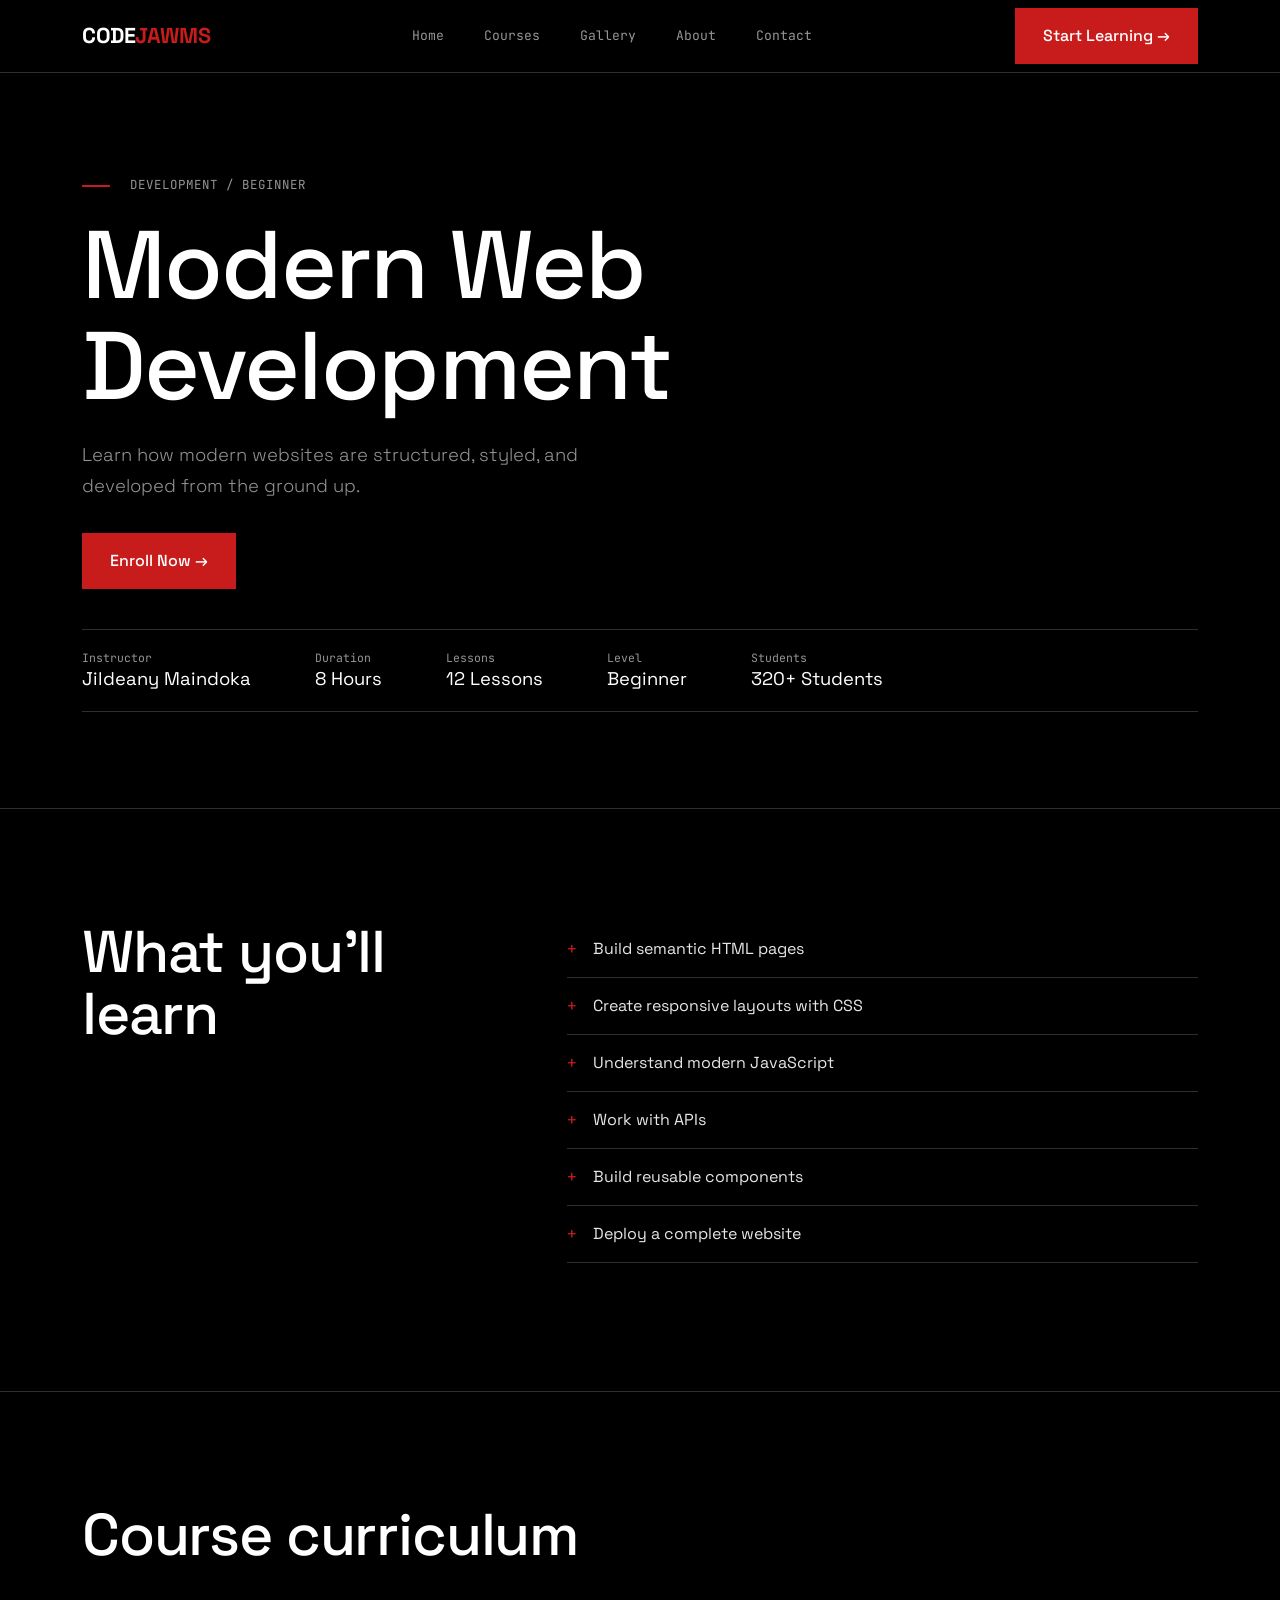
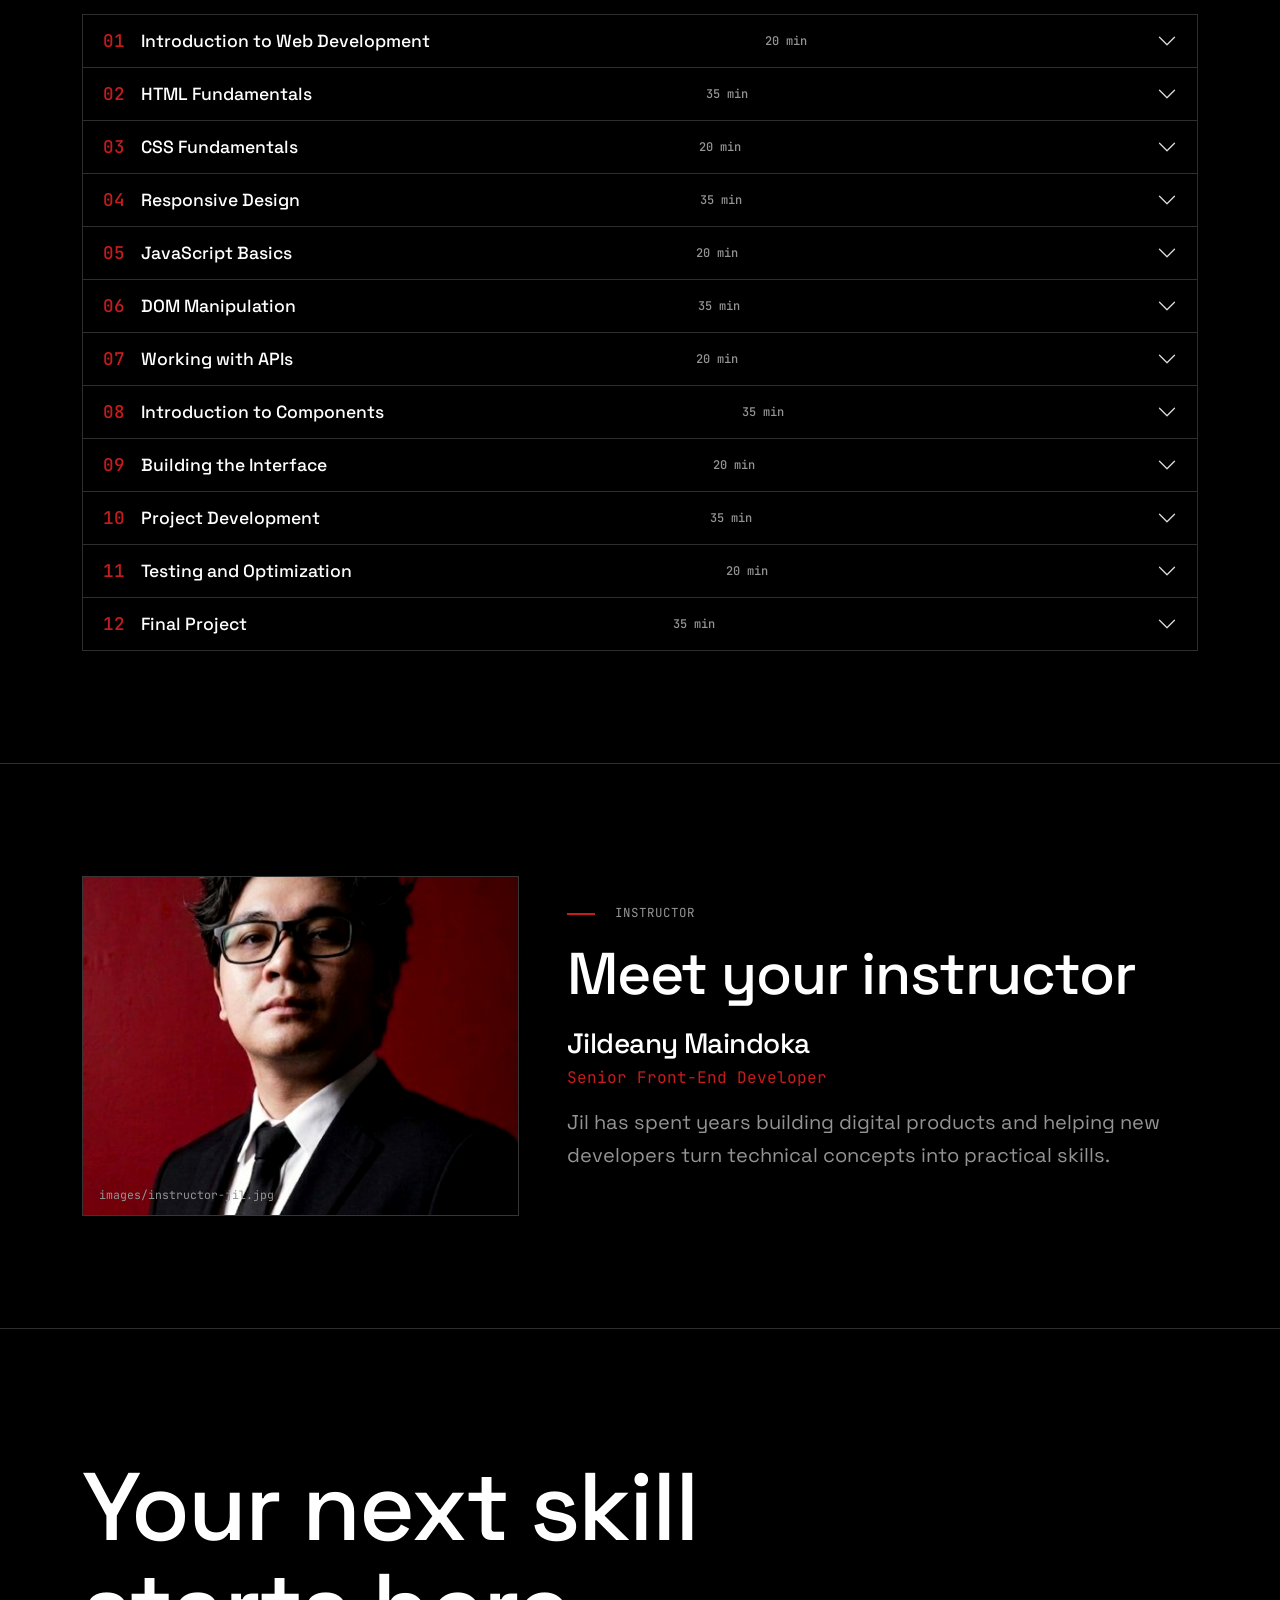
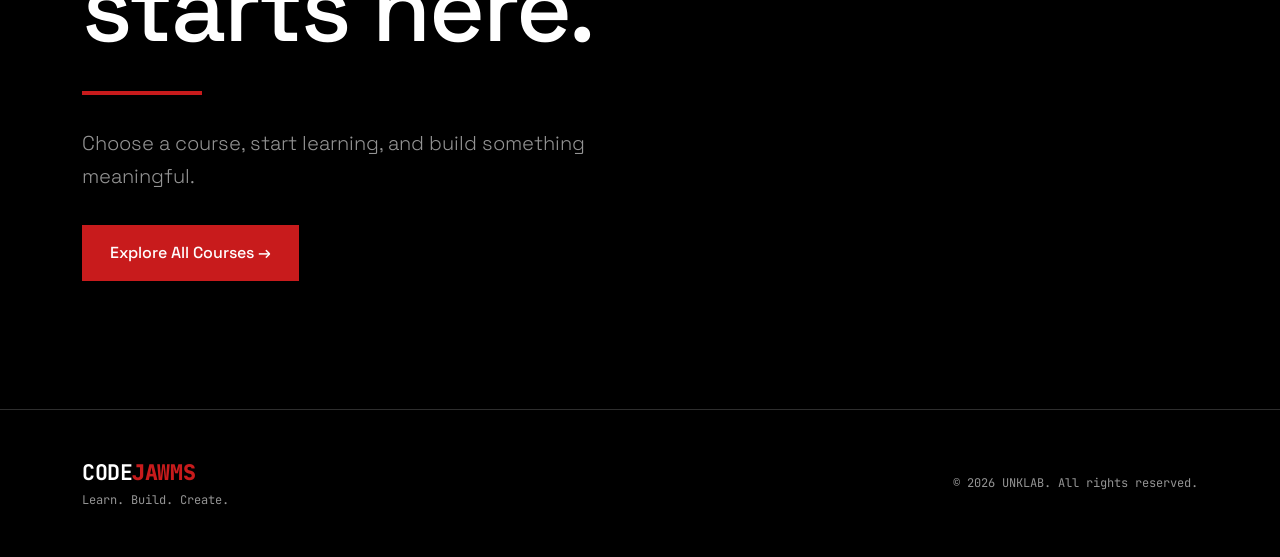
<file: course-detail.html>
<!DOCTYPE html>
<html lang="en">

<head>
    <meta charset="utf-8">
    <meta name="viewport" content="width=device-width, initial-scale=1">

    <title>Modern Web Development | CODEJAWMS</title>
    <meta name="description" content="CODEJAWMS: Learn. Build. Create.">

    <!-- Favicon -->
    <link rel="icon" type="image/png" href="images/favicon.jpg">

    <!-- Google Fonts -->
    <link rel="preconnect" href="https://fonts.googleapis.com">
    <link rel="preconnect" href="https://fonts.gstatic.com" crossorigin>
    <link
        href="https://fonts.googleapis.com/css2?family=JetBrains+Mono:wght@400;500&family=Space+Grotesk:wght@400;500;700&display=swap"
        rel="stylesheet"
    >

    <!-- Bootstrap -->
    <link
        href="https://cdn.jsdelivr.net/npm/bootstrap@5.3.3/dist/css/bootstrap.min.css"
        rel="stylesheet"
    >

    <!-- Custom CSS -->
    <link href="css/style.css" rel="stylesheet">
</head>

<body>

    <!-- ==================== NAVBAR ==================== -->
    <header class="nav">
        <div class="container in">

            <a class="logo a a1" href="index.html">
                CODE<b>JAWMS</b>
            </a>

            <nav class="nav-links a a2" aria-label="Main">
                <a href="index.html">Home</a>
                <a href="courses.html">Courses</a>
                <a href="gallery.html">Gallery</a>
                <a href="about.html">About</a>
                <a href="contact.html">Contact</a>
            </nav>

            <a class="btn-c a a2" href="courses.html">
                Start Learning &rarr;
            </a>

            <button
                class="burger"
                id="burger"
                aria-label="Open menu"
                aria-expanded="false"
                aria-controls="menu"
            >
                &#9776;
            </button>

        </div>
    </header>

    <!-- ==================== MOBILE MENU ==================== -->
    <div
        class="menu"
        id="menu"
        role="dialog"
        aria-label="Menu"
    >
        <div class="top">

            <a class="logo" href="index.html">
                CODE<b>JAWMS</b>
            </a>

            <button
                class="burger"
                id="close"
                style="display: block"
                aria-label="Close menu"
            >
                &#10005;
            </button>

        </div>

        <a class="row" href="index.html">Home</a>
        <a class="row" href="courses.html">Courses</a>
        <a class="row" href="about.html">About</a>
        <a class="row" href="contact.html">Contact</a>

        <a class="btn-c mt-4 text-center" href="courses.html">
            Start Learning
        </a>
    </div>

    <main>

        <!-- ==================== COURSE HERO ==================== -->
        <section class="page-hero">
            <div class="container">

                <div class="row g-5 align-items-end">

                    <!-- Course Information -->
                    <div class="col-lg-7">

                        <span class="eyebrow">
                            DEVELOPMENT / BEGINNER
                        </span>

                        <h1 class="d1 a a1">
                            Modern Web Development
                        </h1>

                        <p class="lead mt-4">
                            Learn how modern websites are structured,
                            styled, and developed from the ground up.
                        </p>

                        <a class="btn-c mt-3" href="contact.html">
                            Enroll Now &rarr;
                        </a>

                    </div>

                </div>

                <!-- Course Information -->
                <dl class="info-row">

                    <div>
                        <dt>Instructor</dt>
                        <dd>Jildeany Maindoka</dd>
                    </div>

                    <div>
                        <dt>Duration</dt>
                        <dd>8 Hours</dd>
                    </div>

                    <div>
                        <dt>Lessons</dt>
                        <dd>12 Lessons</dd>
                    </div>

                    <div>
                        <dt>Level</dt>
                        <dd>Beginner</dd>
                    </div>

                    <div>
                        <dt>Students</dt>
                        <dd>320+ Students</dd>
                    </div>

                </dl>

            </div>
        </section>

        <!-- ==================== WHAT YOU'LL LEARN ==================== -->
        <section class="sec">
            <div class="container">

                <div class="row g-5">

                    <div class="col-lg-5">
                        <h2 class="d2">
                            What you'll learn
                        </h2>
                    </div>

                    <div class="col-lg-7">

                        <ul class="check">
                            <li>Build semantic HTML pages</li>
                            <li>Create responsive layouts with CSS</li>
                            <li>Understand modern JavaScript</li>
                            <li>Work with APIs</li>
                            <li>Build reusable components</li>
                            <li>Deploy a complete website</li>
                        </ul>

                    </div>

                </div>

            </div>
        </section>

        <!-- ==================== COURSE CURRICULUM ==================== -->
        <section class="sec">
            <div class="container">

                <h2 class="d2 mb-5">
                    Course curriculum
                </h2>

                <div class="accordion" id="curr">

                    <!-- Lesson 01 -->
                    <div class="accordion-item">

                        <h3 class="accordion-header">
                            <button
                                class="accordion-button collapsed"
                                type="button"
                                data-bs-toggle="collapse"
                                data-bs-target="#l0"
                                aria-expanded="false"
                                aria-controls="l0"
                            >
                                <span class="mono me-3" style="color: var(--ac)">
                                    01
                                </span>
                                Introduction to Web Development
                                <span class="meta">
                                    20 min
                                </span>
                            </button>
                        </h3>

                        <div
                            id="l0"
                            class="accordion-collapse collapse"
                            data-bs-parent="#curr"
                        >
                            <div class="accordion-body">
                                Video lesson with a hands-on exercise.
                                Complete it before moving to the next lesson.
                            </div>
                        </div>

                    </div>

                    <!-- Lesson 02 -->
                    <div class="accordion-item">

                        <h3 class="accordion-header">
                            <button
                                class="accordion-button collapsed"
                                type="button"
                                data-bs-toggle="collapse"
                                data-bs-target="#l1"
                                aria-expanded="false"
                                aria-controls="l1"
                            >
                                <span class="mono me-3" style="color: var(--ac)">
                                    02
                                </span>
                                HTML Fundamentals
                                <span class="meta">
                                    35 min
                                </span>
                            </button>
                        </h3>

                        <div
                            id="l1"
                            class="accordion-collapse collapse"
                            data-bs-parent="#curr"
                        >
                            <div class="accordion-body">
                                Video lesson with a hands-on exercise.
                                Complete it before moving to the next lesson.
                            </div>
                        </div>

                    </div>

                    <!-- Lesson 03 -->
                    <div class="accordion-item">

                        <h3 class="accordion-header">
                            <button
                                class="accordion-button collapsed"
                                type="button"
                                data-bs-toggle="collapse"
                                data-bs-target="#l2"
                                aria-expanded="false"
                                aria-controls="l2"
                            >
                                <span class="mono me-3" style="color: var(--ac)">
                                    03
                                </span>
                                CSS Fundamentals
                                <span class="meta">
                                    20 min
                                </span>
                            </button>
                        </h3>

                        <div
                            id="l2"
                            class="accordion-collapse collapse"
                            data-bs-parent="#curr"
                        >
                            <div class="accordion-body">
                                Video lesson with a hands-on exercise.
                                Complete it before moving to the next lesson.
                            </div>
                        </div>

                    </div>

                    <!-- Lesson 04 -->
                    <div class="accordion-item">

                        <h3 class="accordion-header">
                            <button
                                class="accordion-button collapsed"
                                type="button"
                                data-bs-toggle="collapse"
                                data-bs-target="#l3"
                                aria-expanded="false"
                                aria-controls="l3"
                            >
                                <span class="mono me-3" style="color: var(--ac)">
                                    04
                                </span>
                                Responsive Design
                                <span class="meta">
                                    35 min
                                </span>
                            </button>
                        </h3>

                        <div
                            id="l3"
                            class="accordion-collapse collapse"
                            data-bs-parent="#curr"
                        >
                            <div class="accordion-body">
                                Video lesson with a hands-on exercise.
                                Complete it before moving to the next lesson.
                            </div>
                        </div>

                    </div>

                    <!-- Lesson 05 -->
                    <div class="accordion-item">

                        <h3 class="accordion-header">
                            <button
                                class="accordion-button collapsed"
                                type="button"
                                data-bs-toggle="collapse"
                                data-bs-target="#l4"
                                aria-expanded="false"
                                aria-controls="l4"
                            >
                                <span class="mono me-3" style="color: var(--ac)">
                                    05
                                </span>
                                JavaScript Basics
                                <span class="meta">
                                    20 min
                                </span>
                            </button>
                        </h3>

                        <div
                            id="l4"
                            class="accordion-collapse collapse"
                            data-bs-parent="#curr"
                        >
                            <div class="accordion-body">
                                Video lesson with a hands-on exercise.
                                Complete it before moving to the next lesson.
                            </div>
                        </div>

                    </div>

                    <!-- Lesson 06 -->
                    <div class="accordion-item">

                        <h3 class="accordion-header">
                            <button
                                class="accordion-button collapsed"
                                type="button"
                                data-bs-toggle="collapse"
                                data-bs-target="#l5"
                                aria-expanded="false"
                                aria-controls="l5"
                            >
                                <span class="mono me-3" style="color: var(--ac)">
                                    06
                                </span>
                                DOM Manipulation
                                <span class="meta">
                                    35 min
                                </span>
                            </button>
                        </h3>

                        <div
                            id="l5"
                            class="accordion-collapse collapse"
                            data-bs-parent="#curr"
                        >
                            <div class="accordion-body">
                                Video lesson with a hands-on exercise.
                                Complete it before moving to the next lesson.
                            </div>
                        </div>

                    </div>

                    <!-- Lesson 07 -->
                    <div class="accordion-item">

                        <h3 class="accordion-header">
                            <button
                                class="accordion-button collapsed"
                                type="button"
                                data-bs-toggle="collapse"
                                data-bs-target="#l6"
                                aria-expanded="false"
                                aria-controls="l6"
                            >
                                <span class="mono me-3" style="color: var(--ac)">
                                    07
                                </span>
                                Working with APIs
                                <span class="meta">
                                    20 min
                                </span>
                            </button>
                        </h3>

                        <div
                            id="l6"
                            class="accordion-collapse collapse"
                            data-bs-parent="#curr"
                        >
                            <div class="accordion-body">
                                Video lesson with a hands-on exercise.
                                Complete it before moving to the next lesson.
                            </div>
                        </div>

                    </div>

                    <!-- Lesson 08 -->
                    <div class="accordion-item">

                        <h3 class="accordion-header">
                            <button
                                class="accordion-button collapsed"
                                type="button"
                                data-bs-toggle="collapse"
                                data-bs-target="#l7"
                                aria-expanded="false"
                                aria-controls="l7"
                            >
                                <span class="mono me-3" style="color: var(--ac)">
                                    08
                                </span>
                                Introduction to Components
                                <span class="meta">
                                    35 min
                                </span>
                            </button>
                        </h3>

                        <div
                            id="l7"
                            class="accordion-collapse collapse"
                            data-bs-parent="#curr"
                        >
                            <div class="accordion-body">
                                Video lesson with a hands-on exercise.
                                Complete it before moving to the next lesson.
                            </div>
                        </div>

                    </div>

                    <!-- Lesson 09 -->
                    <div class="accordion-item">

                        <h3 class="accordion-header">
                            <button
                                class="accordion-button collapsed"
                                type="button"
                                data-bs-toggle="collapse"
                                data-bs-target="#l8"
                                aria-expanded="false"
                                aria-controls="l8"
                            >
                                <span class="mono me-3" style="color: var(--ac)">
                                    09
                                </span>
                                Building the Interface
                                <span class="meta">
                                    20 min
                                </span>
                            </button>
                        </h3>

                        <div
                            id="l8"
                            class="accordion-collapse collapse"
                            data-bs-parent="#curr"
                        >
                            <div class="accordion-body">
                                Video lesson with a hands-on exercise.
                                Complete it before moving to the next lesson.
                            </div>
                        </div>

                    </div>

                    <!-- Lesson 10 -->
                    <div class="accordion-item">

                        <h3 class="accordion-header">
                            <button
                                class="accordion-button collapsed"
                                type="button"
                                data-bs-toggle="collapse"
                                data-bs-target="#l9"
                                aria-expanded="false"
                                aria-controls="l9"
                            >
                                <span class="mono me-3" style="color: var(--ac)">
                                    10
                                </span>
                                Project Development
                                <span class="meta">
                                    35 min
                                </span>
                            </button>
                        </h3>

                        <div
                            id="l9"
                            class="accordion-collapse collapse"
                            data-bs-parent="#curr"
                        >
                            <div class="accordion-body">
                                Video lesson with a hands-on exercise.
                                Complete it before moving to the next lesson.
                            </div>
                        </div>

                    </div>

                    <!-- Lesson 11 -->
                    <div class="accordion-item">

                        <h3 class="accordion-header">
                            <button
                                class="accordion-button collapsed"
                                type="button"
                                data-bs-toggle="collapse"
                                data-bs-target="#l10"
                                aria-expanded="false"
                                aria-controls="l10"
                            >
                                <span class="mono me-3" style="color: var(--ac)">
                                    11
                                </span>
                                Testing and Optimization
                                <span class="meta">
                                    20 min
                                </span>
                            </button>
                        </h3>

                        <div
                            id="l10"
                            class="accordion-collapse collapse"
                            data-bs-parent="#curr"
                        >
                            <div class="accordion-body">
                                Video lesson with a hands-on exercise.
                                Complete it before moving to the next lesson.
                            </div>
                        </div>

                    </div>

                    <!-- Lesson 12 -->
                    <div class="accordion-item">

                        <h3 class="accordion-header">
                            <button
                                class="accordion-button collapsed"
                                type="button"
                                data-bs-toggle="collapse"
                                data-bs-target="#l11"
                                aria-expanded="false"
                                aria-controls="l11"
                            >
                                <span class="mono me-3" style="color: var(--ac)">
                                    12
                                </span>
                                Final Project
                                <span class="meta">
                                    35 min
                                </span>
                            </button>
                        </h3>

                        <div
                            id="l11"
                            class="accordion-collapse collapse"
                            data-bs-parent="#curr"
                        >
                            <div class="accordion-body">
                                Video lesson with a hands-on exercise.
                                Complete it before moving to the next lesson.
                            </div>
                        </div>

                    </div>

                </div>

            </div>
        </section>

        <!-- ==================== INSTRUCTOR ==================== -->
        <section class="sec">
            <div class="container">

                <div class="row g-5 align-items-center">

                    <!-- Instructor Image -->
                    <div class="col-md-5">

                        <figure class="ph tall">
                            <img
                                src="images/instructor-jil.jpg"
                                alt="Portrait of Jildeany Maindoka"
                                onerror="this.remove()"
                            >
                            <span>images/instructor-jil.jpg</span>
                        </figure>

                    </div>

                    <!-- Instructor Information -->
                    <div class="col-md-7">

                        <span class="eyebrow">
                            INSTRUCTOR
                        </span>

                        <h2 class="d2">
                            Meet your instructor
                        </h2>

                        <h3 class="fs-3 mt-4">
                            Jildeany Maindoka
                        </h3>

                        <div
                            class="mono"
                            style="color: var(--ac)"
                        >
                            Senior Front-End Developer
                        </div>

                        <p class="mt-3 fs-5">
                            Jil has spent years building digital products
                            and helping new developers turn technical
                            concepts into practical skills.
                        </p>

                    </div>

                </div>

            </div>
        </section>

        <!-- ==================== CTA ==================== -->
        <section class="cta">
            <div class="container">

                <h2
                    class="d1"
                    style="max-width: 900px"
                >
                    Your next skill starts here.
                </h2>

                <div class="rule"></div>

                <p
                    class="lead"
                    style="max-width: 520px"
                >
                    Choose a course, start learning, and build something
                    meaningful.
                </p>

                <a class="btn-c mt-3" href="courses.html">
                    Explore All Courses &rarr;
                </a>

            </div>
        </section>

    </main>

    <!-- ==================== FOOTER ==================== -->
    <footer>
        <div class="container d-flex flex-wrap justify-content-between gap-4 align-items-center">

            <div>
                <a class="logo" href="index.html">
                    CODE<b>JAWMS</b>
                </a>

                <div class="meta mt-1">
                    Learn. Build. Create.
                </div>
            </div>

            <div class="meta">
                &copy; 2026 UNKLAB. All rights reserved.
            </div>

        </div>
    </footer>

    <!-- ==================== SCRIPTS ==================== -->
    <script src="https://cdn.jsdelivr.net/npm/bootstrap@5.3.3/dist/js/bootstrap.bundle.min.js"></script>
    <script src="js/main.js"></script>

</body>

</html>
</file>
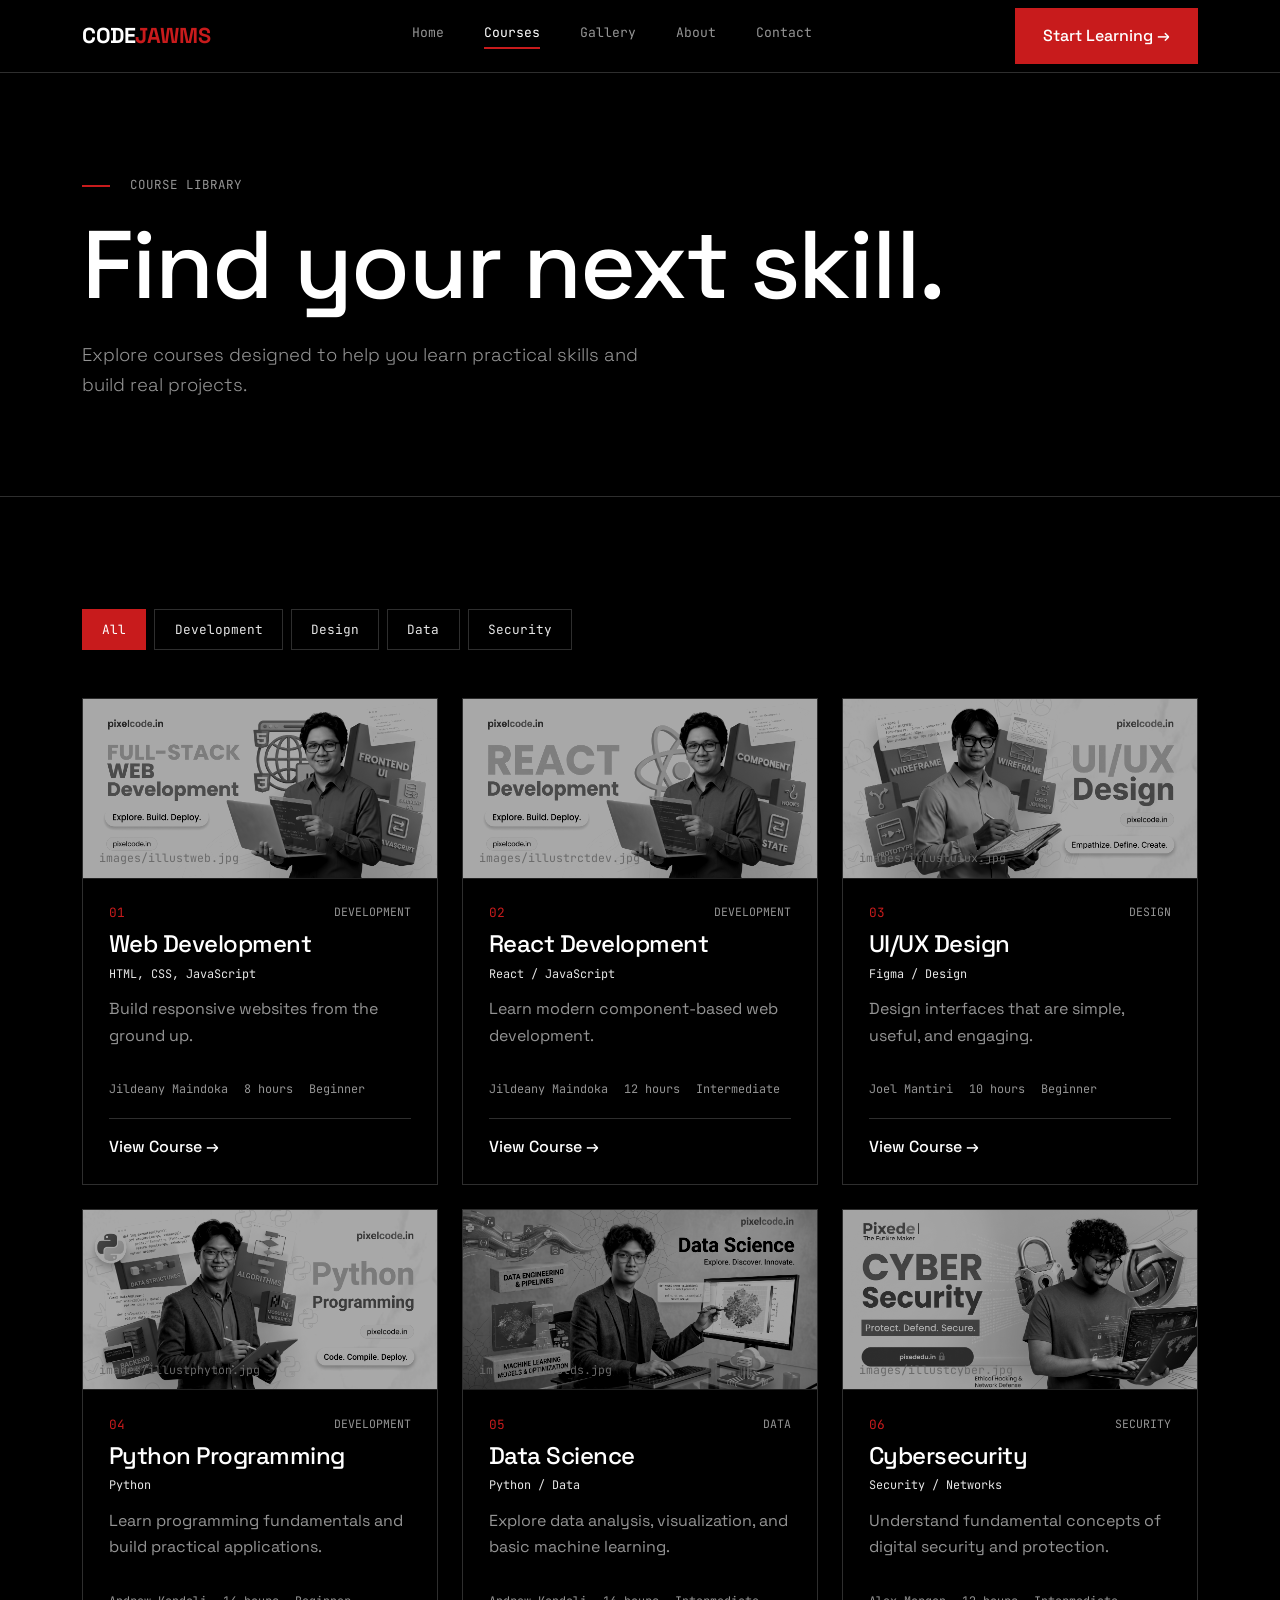
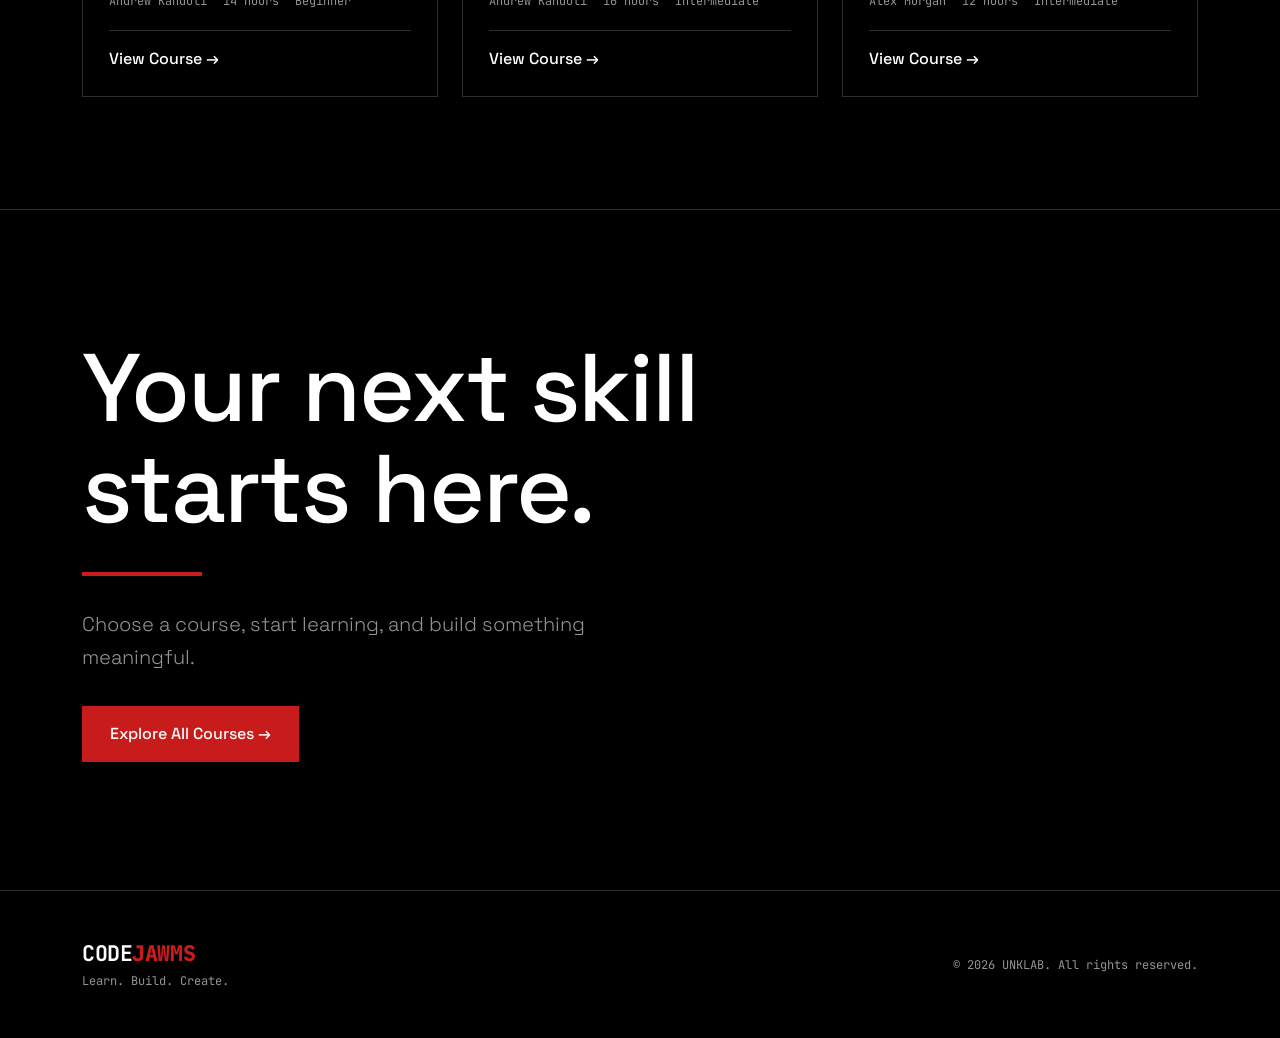
<file: courses.html>
<!DOCTYPE html>
<html lang="en">

<head>
    <meta charset="utf-8">
    <meta name="viewport" content="width=device-width, initial-scale=1">

    <title>Courses | CODEJAWMS</title>
    <meta name="description" content="CODEJAWMS: Learn. Build. Create.">

    <!-- Favicon -->
    <link rel="icon" type="image/png" href="images/favicon.jpg">

    <!-- Google Fonts -->
    <link rel="preconnect" href="https://fonts.googleapis.com">
    <link rel="preconnect" href="https://fonts.gstatic.com" crossorigin>
    <link
        href="https://fonts.googleapis.com/css2?family=JetBrains+Mono:wght@400;500&family=Space+Grotesk:wght@400;500;700&display=swap"
        rel="stylesheet"
    >

    <!-- Bootstrap -->
    <link
        href="https://cdn.jsdelivr.net/npm/bootstrap@5.3.3/dist/css/bootstrap.min.css"
        rel="stylesheet"
    >

    <!-- Custom CSS -->
    <link href="css/style.css" rel="stylesheet">
</head>

<body>

    <!-- ==================== NAVBAR ==================== -->
    <header class="nav">
        <div class="container in">

            <a class="logo a a1" href="index.html">
                CODE<b>JAWMS</b>
            </a>

            <nav class="nav-links a a2" aria-label="Main">
                <a href="index.html">Home</a>
                <a href="courses.html" class="on">Courses</a>
                <a href="gallery.html">Gallery</a>
                <a href="about.html">About</a>
                <a href="contact.html">Contact</a>
            </nav>

            <a class="btn-c a a2" href="courses.html">
                Start Learning &rarr;
            </a>

            <button
                class="burger"
                id="burger"
                aria-label="Open menu"
                aria-expanded="false"
                aria-controls="menu"
            >
                &#9776;
            </button>

        </div>
    </header>

    <!-- ==================== MOBILE MENU ==================== -->
    <div
        class="menu"
        id="menu"
        role="dialog"
        aria-label="Menu"
    >
        <div class="top">

            <a class="logo" href="index.html">
                CODE<b>JAWMS</b>
            </a>

            <button
                class="burger"
                id="close"
                style="display: block"
                aria-label="Close menu"
            >
                &#10005;
            </button>

        </div>

        <a class="row" href="index.html">Home</a>
        <a class="row" href="courses.html">Courses</a>
        <a class="row" href="about.html">About</a>
        <a class="row" href="contact.html">Contact</a>

        <a class="btn-c mt-4 text-center" href="courses.html">
            Start Learning
        </a>
    </div>

    <main>

        <!-- ==================== PAGE HERO ==================== -->
        <section class="page-hero">
            <div class="container">

                <span class="eyebrow">
                    COURSE LIBRARY
                </span>

                <h1 class="d1 a a1">
                    Find your next skill.
                </h1>

                <p class="lead mt-4">
                    Explore courses designed to help you learn practical
                    skills and build real projects.
                </p>

            </div>
        </section>

        <!-- ==================== COURSE LIBRARY ==================== -->
        <section class="sec">
            <div class="container">

                <!-- Course Filters -->
                <div
                    class="filters d-flex flex-wrap gap-2 mb-5"
                    role="group"
                    aria-label="Filter courses"
                >
                    <button
                        class="btn active"
                        data-filter="all"
                        aria-pressed="true"
                    >
                        All
                    </button>

                    <button
                        class="btn"
                        data-filter="Development"
                        aria-pressed="false"
                    >
                        Development
                    </button>

                    <button
                        class="btn"
                        data-filter="Design"
                        aria-pressed="false"
                    >
                        Design
                    </button>

                    <button
                        class="btn"
                        data-filter="Data"
                        aria-pressed="false"
                    >
                        Data
                    </button>

                    <button
                        class="btn"
                        data-filter="Security"
                        aria-pressed="false"
                    >
                        Security
                    </button>
                </div>

                <!-- Course Cards -->
                <div class="row g-4">

                    <!-- ==================== COURSE 01 ==================== -->
                    <div
                        class="col-md-6 col-lg-4 course-card"
                        data-cat="Development"
                    >
                        <article class="cc">

                            <figure class="ph">
                                <img
                                    src="images/illustweb.jpg"
                                    alt="Developer coding"
                                    onerror="this.remove()"
                                >
                                <span>images/illustweb.jpg</span>
                            </figure>

                            <div class="body">

                                <div class="d-flex justify-content-between">
                                    <span class="num">01</span>
                                    <span class="cat">Development</span>
                                </div>

                                <h3>
                                    Web Development
                                </h3>

                                <div
                                    class="meta"
                                    style="margin: 0 0 .8rem; padding: 0; color: var(--tx2)"
                                >
                                    HTML, CSS, JavaScript
                                </div>

                                <p>
                                    Build responsive websites from the ground up.
                                </p>

                                <div class="meta">
                                    <span>Jildeany Maindoka</span>
                                    <span>8 hours</span>
                                    <span>Beginner</span>
                                </div>

                                <a
                                    class="go"
                                    href="course-detail.html"
                                >
                                    View Course &rarr;
                                </a>

                            </div>

                        </article>
                    </div>

                    <!-- ==================== COURSE 02 ==================== -->
                    <div
                        class="col-md-6 col-lg-4 course-card"
                        data-cat="Development"
                    >
                        <article class="cc">

                            <figure class="ph">
                                <img
                                    src="images/illustrctdev.jpg"
                                    alt="Programming workspace"
                                    onerror="this.remove()"
                                >
                                <span>images/illustrctdev.jpg</span>
                            </figure>

                            <div class="body">

                                <div class="d-flex justify-content-between">
                                    <span class="num">02</span>
                                    <span class="cat">Development</span>
                                </div>

                                <h3>
                                    React Development
                                </h3>

                                <div
                                    class="meta"
                                    style="margin: 0 0 .8rem; padding: 0; color: var(--tx2)"
                                >
                                    React / JavaScript
                                </div>

                                <p>
                                    Learn modern component-based web development.
                                </p>

                                <div class="meta">
                                    <span>Jildeany Maindoka</span>
                                    <span>12 hours</span>
                                    <span>Intermediate</span>
                                </div>

                                <a
                                    class="go"
                                    href="course-detail.html"
                                >
                                    View Course &rarr;
                                </a>

                            </div>

                        </article>
                    </div>

                    <!-- ==================== COURSE 03 ==================== -->
                    <div
                        class="col-md-6 col-lg-4 course-card"
                        data-cat="Design"
                    >
                        <article class="cc">

                            <figure class="ph">
                                <img
                                    src="images/illustuiux.jpg"
                                    alt="UI/UX designer at work"
                                    onerror="this.remove()"
                                >
                                <span>images/illustuiux.jpg</span>
                            </figure>

                            <div class="body">

                                <div class="d-flex justify-content-between">
                                    <span class="num">03</span>
                                    <span class="cat">Design</span>
                                </div>

                                <h3>
                                    UI/UX Design
                                </h3>

                                <div
                                    class="meta"
                                    style="margin: 0 0 .8rem; padding: 0; color: var(--tx2)"
                                >
                                    Figma / Design
                                </div>

                                <p>
                                    Design interfaces that are simple, useful,
                                    and engaging.
                                </p>

                                <div class="meta">
                                    <span>Joel Mantiri</span>
                                    <span>10 hours</span>
                                    <span>Beginner</span>
                                </div>

                                <a
                                    class="go"
                                    href="course-detail.html"
                                >
                                    View Course &rarr;
                                </a>

                            </div>

                        </article>
                    </div>

                    <!-- ==================== COURSE 04 ==================== -->
                    <div
                        class="col-md-6 col-lg-4 course-card"
                        data-cat="Development"
                    >
                        <article class="cc">

                            <figure class="ph">
                                <img
                                    src="images/illustphyton.jpg"
                                    alt="Online learning"
                                    onerror="this.remove()"
                                >
                                <span>images/illustphyton.jpg</span>
                            </figure>

                            <div class="body">

                                <div class="d-flex justify-content-between">
                                    <span class="num">04</span>
                                    <span class="cat">Development</span>
                                </div>

                                <h3>
                                    Python Programming
                                </h3>

                                <div
                                    class="meta"
                                    style="margin: 0 0 .8rem; padding: 0; color: var(--tx2)"
                                >
                                    Python
                                </div>

                                <p>
                                    Learn programming fundamentals and build
                                    practical applications.
                                </p>

                                <div class="meta">
                                    <span>Andrew Kandoli</span>
                                    <span>14 hours</span>
                                    <span>Beginner</span>
                                </div>

                                <a
                                    class="go"
                                    href="course-detail.html"
                                >
                                    View Course &rarr;
                                </a>

                            </div>

                        </article>
                    </div>

                    <!-- ==================== COURSE 05 ==================== -->
                    <div
                        class="col-md-6 col-lg-4 course-card"
                        data-cat="Data"
                    >
                        <article class="cc">

                            <figure class="ph">
                                <img
                                    src="images/illustds.jpg"
                                    alt="Data analysis"
                                    onerror="this.remove()"
                                >
                                <span>images/illustds.jpg</span>
                            </figure>

                            <div class="body">

                                <div class="d-flex justify-content-between">
                                    <span class="num">05</span>
                                    <span class="cat">Data</span>
                                </div>

                                <h3>
                                    Data Science
                                </h3>

                                <div
                                    class="meta"
                                    style="margin: 0 0 .8rem; padding: 0; color: var(--tx2)"
                                >
                                    Python / Data
                                </div>

                                <p>
                                    Explore data analysis, visualization,
                                    and basic machine learning.
                                </p>

                                <div class="meta">
                                    <span>Andrew Kandoli</span>
                                    <span>16 hours</span>
                                    <span>Intermediate</span>
                                </div>

                                <a
                                    class="go"
                                    href="course-detail.html"
                                >
                                    View Course &rarr;
                                </a>

                            </div>

                        </article>
                    </div>

                    <!-- ==================== COURSE 06 ==================== -->
                    <div
                        class="col-md-6 col-lg-4 course-card"
                        data-cat="Security"
                    >
                        <article class="cc">

                            <figure class="ph">
                                <img
                                    src="images/illustcyber.jpg"
                                    alt="Cybersecurity"
                                    onerror="this.remove()"
                                >
                                <span>images/illustcyber.jpg</span>
                            </figure>

                            <div class="body">

                                <div class="d-flex justify-content-between">
                                    <span class="num">06</span>
                                    <span class="cat">Security</span>
                                </div>

                                <h3>
                                    Cybersecurity
                                </h3>

                                <div
                                    class="meta"
                                    style="margin: 0 0 .8rem; padding: 0; color: var(--tx2)"
                                >
                                    Security / Networks
                                </div>

                                <p>
                                    Understand fundamental concepts of digital
                                    security and protection.
                                </p>

                                <div class="meta">
                                    <span>Alex Morgan</span>
                                    <span>12 hours</span>
                                    <span>Intermediate</span>
                                </div>

                                <a
                                    class="go"
                                    href="course-detail.html"
                                >
                                    View Course &rarr;
                                </a>

                            </div>

                        </article>
                    </div>

                </div>

            </div>
        </section>

        <!-- ==================== CTA ==================== -->
        <section class="cta">
            <div class="container">

                <h2
                    class="d1"
                    style="max-width: 900px"
                >
                    Your next skill starts here.
                </h2>

                <div class="rule"></div>

                <p
                    class="lead"
                    style="max-width: 520px"
                >
                    Choose a course, start learning, and build something
                    meaningful.
                </p>

                <a class="btn-c mt-3" href="courses.html">
                    Explore All Courses &rarr;
                </a>

            </div>
        </section>

    </main>

    <!-- ==================== FOOTER ==================== -->
    <footer>
        <div class="container d-flex flex-wrap justify-content-between gap-4 align-items-center">

            <div>
                <a class="logo" href="index.html">
                    CODE<b>JAWMS</b>
                </a>

                <div class="meta mt-1">
                    Learn. Build. Create.
                </div>
            </div>

            <div class="meta">
                &copy; 2026 UNKLAB. All rights reserved.
            </div>

        </div>
    </footer>

    <!-- ==================== SCRIPTS ==================== -->
    <script src="https://cdn.jsdelivr.net/npm/bootstrap@5.3.3/dist/js/bootstrap.bundle.min.js"></script>
    <script src="js/main.js"></script>

</body>

</html>
</file>
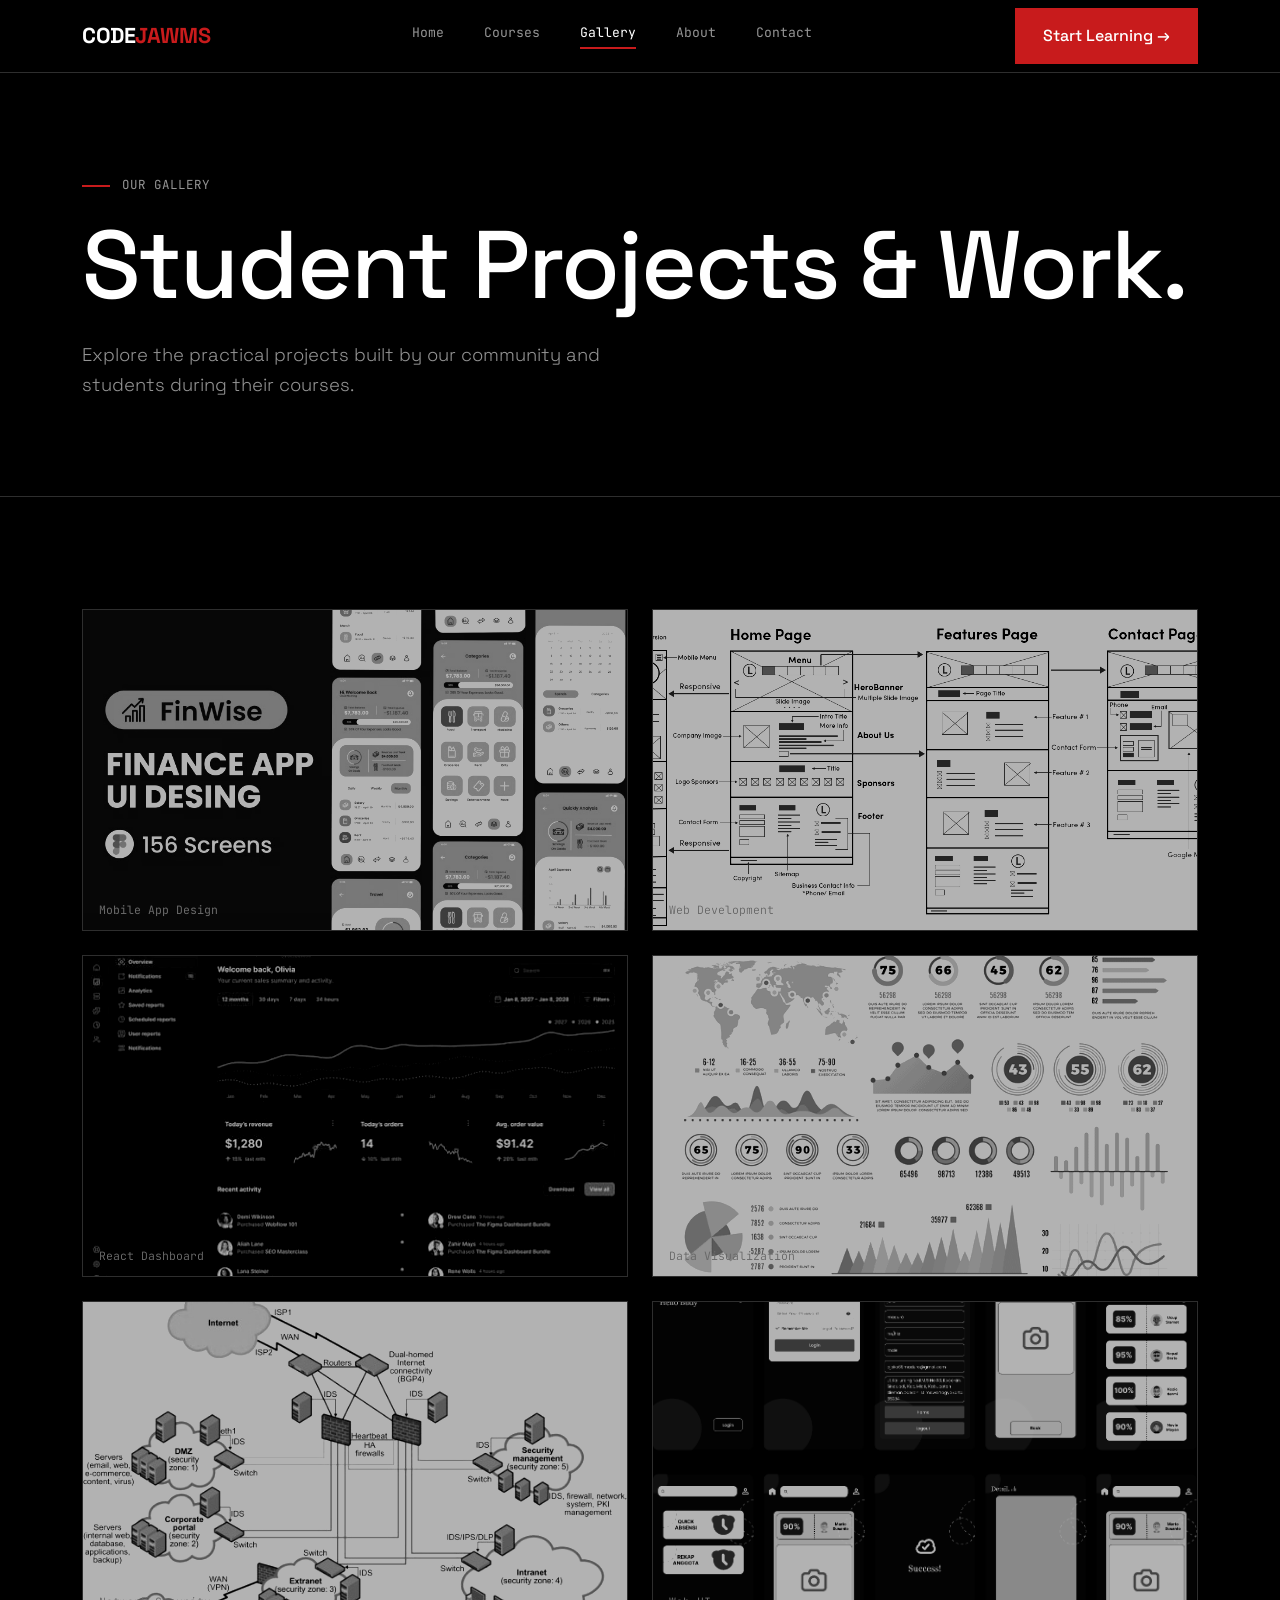
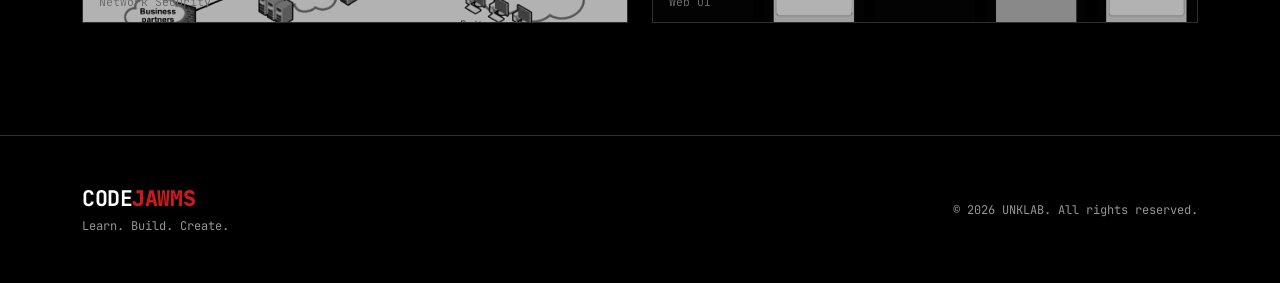
<file: gallery.html>
<!DOCTYPE html>
<html lang="en">
<head>
    <meta charset="utf-8">
    <meta name="viewport" content="width=device-width, initial-scale=1">
    <title>Gallery | CODEJAWMS</title>
    <meta name="description" content="CODEJAWMS: Learn. Build. Create.">
    <link rel="icon" type="image/png" href="images/favicon.jpg">
    <link rel="preconnect" href="https://fonts.googleapis.com">
    <link rel="preconnect" href="https://fonts.gstatic.com" crossorigin>
    <link href="https://fonts.googleapis.com/css2?family=JetBrains+Mono:wght@400;500&family=Space+Grotesk:wght@400;500;700&display=swap" rel="stylesheet">
    <link href="https://cdn.jsdelivr.net/npm/bootstrap@5.3.3/dist/css/bootstrap.min.css" rel="stylesheet">
    <link href="css/style.css" rel="stylesheet">
</head>
<body>

    <!-- ==================== NAVBAR ==================== -->
    <header class="nav">
        <div class="container in">
            <a class="logo a a1" href="index.html">CODE<b>JAWMS</b></a>
            <nav class="nav-links a a2" aria-label="Main">
                <a href="index.html">Home</a>
                <a href="courses.html">Courses</a>
                <a href="gallery.html" class="on">Gallery</a>
                <a href="about.html">About</a>
                <a href="contact.html">Contact</a>
            </nav>
            <a class="btn-c a a2" href="courses.html">Start Learning &rarr;</a>
            <button class="burger" id="burger" aria-label="Open menu" aria-expanded="false" aria-controls="menu">&#9776;</button>
        </div>
    </header>

    <!-- ==================== MOBILE MENU ==================== -->
    <div class="menu" id="menu" role="dialog" aria-label="Menu">
        <div class="top">
            <a class="logo" href="index.html">CODE<b>JAWMS</b></a>
            <button class="burger" id="close" style="display: block" aria-label="Close menu">&#10005;</button>
        </div>
        <a class="row" href="index.html">Home</a>
        <a class="row" href="courses.html">Courses</a>
        <a class="row" href="gallery.html">Gallery</a>
        <a class="row" href="about.html">About</a>
        <a class="row" href="contact.html">Contact</a>
        <a class="btn-c mt-4 text-center" href="courses.html">Start Learning</a>
    </div>

    <main>
        <!-- ==================== PAGE HERO ==================== -->
        <section class="page-hero">
            <div class="container">
                <span class="eyebrow">OUR GALLERY</span>
                <h1 class="d1 a a1">Student Projects & Work.</h1>
                <p class="lead mt-4">
                    Explore the practical projects built by our community and students during their courses.
                </p>
            </div>
        </section>

        <!-- ==================== GALLERY GRID ==================== -->
        <!-- ==================== GALLERY GRID ==================== -->
        <section class="sec">
            <div class="container">
                <div class="row g-4">
                    
                    <!-- Gallery Item 1 -->
                    <!-- Ubah class col-lg-4 menjadi col-lg-6 -->
                    <div class="col-md-6 col-lg-6">
                        <div class="gallery-item">
                            <figure class="ph">
                                <img src="images/galleryuiux.avif" alt="Project 1" onerror="this.remove()">
                                <span>Mobile App Design</span>
                            </figure>
                        </div>
                    </div>

                    <!-- Gallery Item 2 -->
                    <div class="col-md-6 col-lg-6">
                        <div class="gallery-item">
                            <figure class="ph">
                                <img src="images/galleryweb.jpg" alt="Project 2" onerror="this.remove()">
                                <span>Web Development</span>
                            </figure>
                        </div>
                    </div>

                    <!-- Gallery Item 3 -->
                    <div class="col-md-6 col-lg-6">
                        <div class="gallery-item">
                            <figure class="ph">
                                <img src="images/galleryrctdash.jpg" alt="Project 3" onerror="this.remove()">
                                <span>React Dashboard</span>
                            </figure>
                        </div>
                    </div>

                    <!-- Gallery Item 4 -->
                    <div class="col-md-6 col-lg-6">
                        <div class="gallery-item">
                            <figure class="ph">
                                <img src="images/galleryData-Visualization.png" alt="Project 4" onerror="this.remove()">
                                <span>Data Visualization</span>
                            </figure>
                        </div>
                    </div>

                    <!-- Gallery Item 5 -->
                    <div class="col-md-6 col-lg-6">
                        <div class="gallery-item">
                            <figure class="ph">
                                <img src="images/gallerysecurity.jpg" alt="Project 5" onerror="this.remove()">
                                <span>Network Security</span>
                            </figure>
                        </div>
                    </div>

                    <!-- Gallery Item 6 -->
                    <div class="col-md-6 col-lg-6">
                        <div class="gallery-item">
                            <figure class="ph">
                                <img src="images/galleryui.png" alt="Project 6" onerror="this.remove()">
                                <span>Web UI</span>
                            </figure>
                        </div>
                    </div>

                </div>
            </div>
        </section>
    </main>

    <!-- ==================== FOOTER ==================== -->
    <footer>
        <div class="container d-flex flex-wrap justify-content-between gap-4 align-items-center">
            <div>
                <a class="logo" href="index.html">CODE<b>JAWMS</b></a>
                <div class="meta mt-1">Learn. Build. Create.</div>
            </div>
            <div class="meta">&copy; 2026 UNKLAB. All rights reserved.</div>
        </div>
    </footer>

    <script src="https://cdn.jsdelivr.net/npm/bootstrap@5.3.3/dist/js/bootstrap.bundle.min.js"></script>
    <script src="js/main.js"></script>
</body>
</html>
</file>
<file: css/style.css>
:root {
  --bg: #000;
  --tx: #fff;
  --tx2: #e6e6e6;
  --mut: #949494;
  --ac: #c81b1c;
  --ach: #b01617;
  --bd: rgba(255, 255, 255, 0.18);
}

/* =========================
   GLOBAL
========================= */

* {
  border-radius: 0 !important;
}

html {
  scroll-behavior: smooth;
}

body {
  background: var(--bg);
  color: var(--tx2);
  font-family: "Space Grotesk", sans-serif;
  overflow-x: hidden;
}

h1,
h2,
h3,
h4,
h5 {
  color: var(--tx);
  font-family: "Space Grotesk", sans-serif;
  font-weight: 500;
  letter-spacing: -0.02em;
  line-height: 1.05;
}

p {
  color: var(--mut);
  line-height: 1.65;
}

a {
  color: inherit;
  text-decoration: none;
}

:focus-visible {
  outline: 2px solid #fff !important;
  outline-offset: 3px;
}

/* =========================
   TYPOGRAPHY
========================= */

.mono,
.eyebrow,
.meta {
  font-family: "JetBrains Mono", monospace;
}

.eyebrow {
  display: block;
  margin-bottom: 1.25rem;
  color: var(--mut);
  font-size: 0.78rem;
  letter-spacing: 0.08em;
  text-transform: uppercase;
}

.eyebrow::before {
  content: "";
  display: inline-block;
  width: 28px;
  height: 2px;
  margin-right: 0.75rem;
  background: var(--ac);
  vertical-align: middle;
}

.d1 {
  font-size: clamp(2.6rem, 7.5vw, 6.4rem);
}

.d2 {
  font-size: clamp(2rem, 4.6vw, 3.8rem);
}

.rule {
  width: 120px;
  height: 4px;
  margin: 2rem 0;
  background: var(--ac);
}

/* =========================
   SECTIONS
========================= */

.sec {
  padding: 7rem 0;
  border-top: 1px solid var(--bd);
}

.cta {
  padding: 8rem 0;
  background: #000;
  border-top: 1px solid var(--bd);
}

/* =========================
   BUTTONS
========================= */

.btn-c,
.btn-o {
  display: inline-block;
  padding: 0.95rem 1.7rem;
  border: 1px solid var(--ac);
  font-family: "Space Grotesk", sans-serif;
  font-size: 1rem;
  font-weight: 500;
  cursor: pointer;
  transition: 0.25s;
}

.btn-c {
  color: #fff;
  background: var(--ac);
}

.btn-c:hover {
  color: #fff;
  background: var(--ach);
  border-color: var(--ach);
  transform: translateX(3px);
}

.btn-o {
  color: #fff;
  background: transparent;
  border-color: var(--bd);
}

.btn-o:hover {
  color: #fff;
  border-color: var(--ac);
}

/* Course filters */

.filters .btn {
  padding: 0.6rem 1.2rem;
  color: var(--tx2);
  background: transparent;
  border: 1px solid var(--bd);
  font-family: "JetBrains Mono", monospace;
  font-size: 0.8rem;
}

.filters .btn:hover,
.filters .btn.active {
  color: #fff;
  background: var(--ac);
  border-color: var(--ac);
}

/* =========================
   NAVIGATION
========================= */

.nav {
  position: fixed;
  top: 0;
  left: 0;
  right: 0;
  z-index: 100;
  background: var(--bg);
  border-bottom: 1px solid var(--bd);
}

.nav .in {
  display: flex;
  align-items: center;
  justify-content: space-between;
  height: 72px;
}

.logo {
  color: #fff;
  font-size: 1.35rem;
  font-weight: 700;
  letter-spacing: -0.02em;
}

.logo b {
  color: var(--ac);
}

.nav-links {
  display: flex;
  gap: 2.5rem;
  font-family: "JetBrains Mono", monospace;
  font-size: 0.82rem;
}

.nav-links a {
  color: var(--mut);
  transition: 0.2s;
}

.nav-links a:hover,
.nav-links a.on {
  color: #fff;
}

.nav-links a.on {
  padding-bottom: 4px;
  border-bottom: 2px solid var(--ac);
}

/* Mobile menu button */

.burger {
  display: none;
  width: 44px;
  height: 44px;
  color: #fff;
  background: none;
  border: 1px solid var(--bd);
  font-size: 1.3rem;
}

/* Mobile menu */

.menu {
  position: fixed;
  inset: 0;
  z-index: 200;
  display: flex;
  flex-direction: column;
  padding: 1.5rem;
  background: #000;
  border-top: 3px solid var(--ac);
  clip-path: inset(0 0 100% 0);
  visibility: hidden;
  transition:
    clip-path 0.5s cubic-bezier(0.7, 0, 0.2, 1),
    visibility 0.5s;
}

.menu.open {
  clip-path: inset(0);
  visibility: visible;
}

.menu .top {
  display: flex;
  align-items: center;
  justify-content: space-between;
  margin-bottom: 2rem;
}

.menu a.row {
  padding: 1rem 0;
  color: #fff;
  border-bottom: 1px solid var(--bd);
  font-size: 2.4rem;
  font-weight: 500;
}

.menu a.row:hover {
  color: var(--ac);
}

/* =========================
   HERO
========================= */

.hero {
  position: relative;
  display: flex;
  align-items: center;
  min-height: 92vh;
  padding: 8rem 0 5rem;
  border-bottom: 1px solid var(--bd);
}

.hero .vis {
  position: absolute;
  top: 72px;
  right: 0;
  bottom: 0;
  width: 42%;
  border-left: 1px solid var(--bd);
}

.hero .lead,
.page-hero .lead {
  max-width: 560px;
  font-size: 1.15rem;
}

.page-hero {
  padding: 11rem 0 5rem;
}

.hero .ph video {
    display: block;
    width: 100%;
    height: 100%;
    object-fit: cover;

    opacity: 0;
    filter: brightness(0);

    animation: heroVideoReveal 2.5s ease-out forwards;
}

@keyframes heroVideoReveal {
    0% {
        opacity: 0;
        filter: brightness(0);
    }

    60% {
        opacity: 0.7;
        filter: brightness(0.5);
    }

    100% {
        opacity: 1;
        filter: brightness(1);
    }
}

/* =========================
   HERO VIDEO / IMAGE
========================= */

.ph {
  position: relative;
  height: 100%;
  min-height: 180px;
  margin: 0;
  overflow: hidden;
  background: #0a0a0a;
  border: 1px solid var(--bd);
}

.ph img,
.ph video {
  position: absolute;
  inset: 0;
  width: 100%;
  height: 100%;
  object-fit: cover;
}

.ph img {
  filter:contrast(1.1) brightness(1);
}

.ph video {
  display: block;
}

.ph span {
  position: absolute;
  left: 1rem;
  bottom: 0.8rem;
  color: var(--mut);
  font: 0.72rem "JetBrains Mono", monospace;
  z-index: 2;
}

.ph.tall {
  min-height: 340px;
}

/* =========================
   COURSE CARDS
========================= */
.course-card .cc .ph {
  height: 180px;
  min-height: 180px;
  overflow: hidden;
  border: 0;
  border-bottom: 1px solid var(--bd);
  filter: grayscale(1) contrast(1.1) brightness(0.7);
  transition: filter 0.3s ease, transform 0.3s ease;
}

.course-card .cc:hover .ph img {
    filter: grayscale(0) contrast(1.1) brightness(1);
    transform: scale(1.05);
}

.course-card .cc .ph img {
  width: 100%;
  height: 100%;
  object-fit: cover;
  object-position: center;
  filter: contrast(1.1) brightness(0.9);
}
.instructors .cc .ph {
  height: 450px;
  min-height: 450px;
}

.instructors .cc .ph img {
  width: 100%;
  height: 100%;
  object-fit: cover;
  object-position: center top;
  filter: contrast(1.1) brightness(0.9)
}
.cc {
  display: flex;
  flex-direction: column;
  height: 100%;
  background: #000;
  border: 1px solid var(--bd);
  transition: 0.25s;
}

.cc:hover {
  border-color: var(--ac);
  transform: translateY(-4px);
}

.cc .body {
  display: flex;
  flex: 1;
  flex-direction: column;
  padding: 1.6rem;
}

.cc .num {
  color: var(--ac);
  font: 0.8rem "JetBrains Mono", monospace;
}

.cc h3 {
  margin: 0.6rem 0;
  font-size: 1.5rem;
}

.cc .meta {
  display: flex;
  flex-wrap: wrap;
  gap: 1rem;
  margin-top: auto;
  padding-top: 1rem;
  color: var(--mut);
  font-size: 0.74rem;
}

.cc .go {
  margin-top: 1.2rem;
  padding-top: 1rem;
  color: #fff;
  border-top: 1px solid var(--bd);
  font-weight: 500;
}

.cc:hover .go {
  color: var(--ac);
}

.cat {
  color: var(--mut);
  font: 0.72rem "JetBrains Mono", monospace;
  text-transform: uppercase;
}

/* =========================
   FEATURES
========================= */

.feat {
  height: 100%;
  padding: 2rem;
  border-left: 1px solid var(--bd);
}

.feat .n {
  color: var(--ac);
  font: 2.6rem "JetBrains Mono", monospace;
}

.feat h3 {
  margin: 0.8rem 0 0.5rem;
  font-size: 1.4rem;
}

/* =========================
   STATS
========================= */

.stats .s {
  padding: 2.5rem 1rem;
  text-align: left;
}

.stats .s + .s {
  border-left: 1px solid var(--bd);
}

.stats .v {
  color: #fff;
  font: 500 clamp(2.2rem, 4vw, 3.4rem) "JetBrains Mono", monospace;
}

/* =========================
   ACCORDION
========================= */

.accordion {
  --bs-accordion-bg: #000;
  --bs-accordion-color: var(--tx2);
  --bs-accordion-border-color: var(--bd);
  --bs-accordion-btn-bg: #000;
  --bs-accordion-active-bg: #000;
  --bs-accordion-active-color: #fff;
  --bs-accordion-btn-focus-box-shadow: none;
  --bs-accordion-btn-icon-filter: invert(1);
}

.accordion-button {
  color: #fff;
  background: #000;
  box-shadow: none !important;
  font-size: 1.1rem;
  font-weight: 500;
}

.accordion-button:not(.collapsed) {
  color: #fff;
  border-left: 3px solid var(--ac);
}

.accordion-button::after,
.accordion-button:not(.collapsed)::after {
  filter: invert(1);
}

.accordion-item {
  background: #000;
  border-color: var(--bd);
}

.accordion-body {
  color: var(--mut);
}

.accordion .meta {
  margin-right: 1rem;
  margin-left: auto;
  color: var(--mut);
  font-size: 0.75rem;
}

/* =========================
   FORMS
========================= */

.form-control,
.form-select {
  padding: 0.9rem 1rem;
  color: #fff;
  background: #000;
  border: 1px solid var(--bd);
}

.form-control:focus,
.form-select:focus {
  color: #fff;
  background: #000;
  border-color: var(--ac);
  box-shadow: none;
}

.form-control::placeholder {
  color: #666;
}

label {
  margin-bottom: 0.4rem;
  color: var(--mut);
  font: 0.75rem "JetBrains Mono", monospace;
  text-transform: uppercase;
}

/* =========================
   INFO
========================= */

.info {
  padding-left: 1.5rem;
  border-left: 2px solid var(--ac);
}

.info dt {
  margin-top: 1.5rem;
  color: var(--mut);
  font: 0.75rem "JetBrains Mono", monospace;
  text-transform: uppercase;
}

.info dd {
  margin: 0;
  color: #fff;
  font-size: 1.2rem;
}

.info-row {
  display: flex;
  flex-wrap: wrap;
  gap: 2rem;
  margin-top: 2.5rem;
  border-top: 1px solid var(--bd);
  border-bottom: 1px solid var(--bd);
}

.info-row div {
  padding: 1.2rem 2rem 1.2rem 0;
}

.info-row dt {
  color: var(--mut);
  font: 0.72rem "JetBrains Mono", monospace;
}

.info-row dd {
  margin: 0;
  color: #fff;
  font-size: 1.15rem;
}

/* =========================
   CHECK LIST
========================= */

.check {
  padding: 0;
}

.check li {
  padding: 1rem 0;
  color: var(--tx2);
  border-bottom: 1px solid var(--bd);
  list-style: none;
}

.check li::before {
  content: "+";
  margin-right: 1rem;
  color: var(--ac);
  font-family: "JetBrains Mono", monospace;
}

/* =========================
   FOOTER
========================= */

footer {
  padding: 3rem 0;
  border-top: 1px solid var(--bd);
  font-size: 0.9rem;
}

footer .meta {
  color: var(--mut);
  font-size: 0.75rem;
}

footer a {
  margin-right: 1.5rem;
  color: var(--mut);
  font: 0.8rem "JetBrains Mono", monospace;
}

footer a:hover {
  color: #fff;
}

/* =========================
   ENTRANCE ANIMATION
========================= */

.a {
  opacity: 0;
  animation: up 0.8s cubic-bezier(0.2, 0.7, 0.2, 1) forwards;
}

.a1 {
  animation-delay: 0.1s;
}

.a2 {
  animation-delay: 0.35s;
}

.a3 {
  animation-delay: 0.6s;
}

.a4 {
  animation-delay: 0.8s;
}

.wipe {
  clip-path: inset(0 100% 0 0);
  animation: wp 0.8s 0.95s cubic-bezier(0.7, 0, 0.2, 1) forwards;
}

.line {
  transform: scaleX(0);
  transform-origin: left;
  animation: sx 1s 1.1s forwards;
}

@keyframes up {
  from {
    opacity: 0;
    transform: translateY(28px);
  }

  to {
    opacity: 1;
    transform: none;
  }
}

@keyframes wp {
  to {
    clip-path: inset(0);
  }
}

@keyframes sx {
  to {
    transform: scaleX(1);
  }
}

/* =========================
   RESPONSIVE
========================= */

@media (max-width: 991px) {
  .nav-links,
  .nav .btn-c {
    display: none;
  }

  .burger {
    display: block;
  }

  .hero .vis {
    display: none;
  }
}

@media (max-width: 767px) {
  .sec {
    padding: 4.5rem 0;
  }

  .btn-c,
  .btn-o {
    width: 100%;
    text-align: center;
  }

  .feat {
    padding: 1.5rem 0;
    border-top: 1px solid var(--bd);
    border-left: 0;
  }

  .stats .s + .s {
    border-top: 1px solid var(--bd);
    border-left: 0;
  }
}

/* =========================
   REDUCED MOTION
========================= */

@media (prefers-reduced-motion: reduce) {
  * {
    animation: none !important;
    transition: none !important;
    scroll-behavior: auto !important;
  }

  .a {
    opacity: 1;
  }

  .wipe {
    clip-path: none;
  }

  .line {
    transform: none;
  }
}

/* =========================
   GALLERY
========================= */

.gallery-item {
  display: block;
  overflow: hidden;
  background: #000;
  border: 1px solid var(--bd);
  transition: 0.25s;
  cursor: pointer;
}

.gallery-item:hover {
  border-color: var(--ac);
  transform: translateY(-4px);
}

.gallery-item .ph {
  height: 320px;
  min-height: 320px;
  border: none;
  margin: 0;
  filter: grayscale(1) contrast(1.1) brightness(0.7);
  transition: filter 0.3s ease;
}

.gallery-item:hover .ph {
  filter: grayscale(0) contrast(1.1) brightness(1);
}

.gallery-item .ph img {
  transition: transform 0.4s ease;
}

.gallery-item:hover .ph img {
  transform: scale(1.05);
}
</file>
